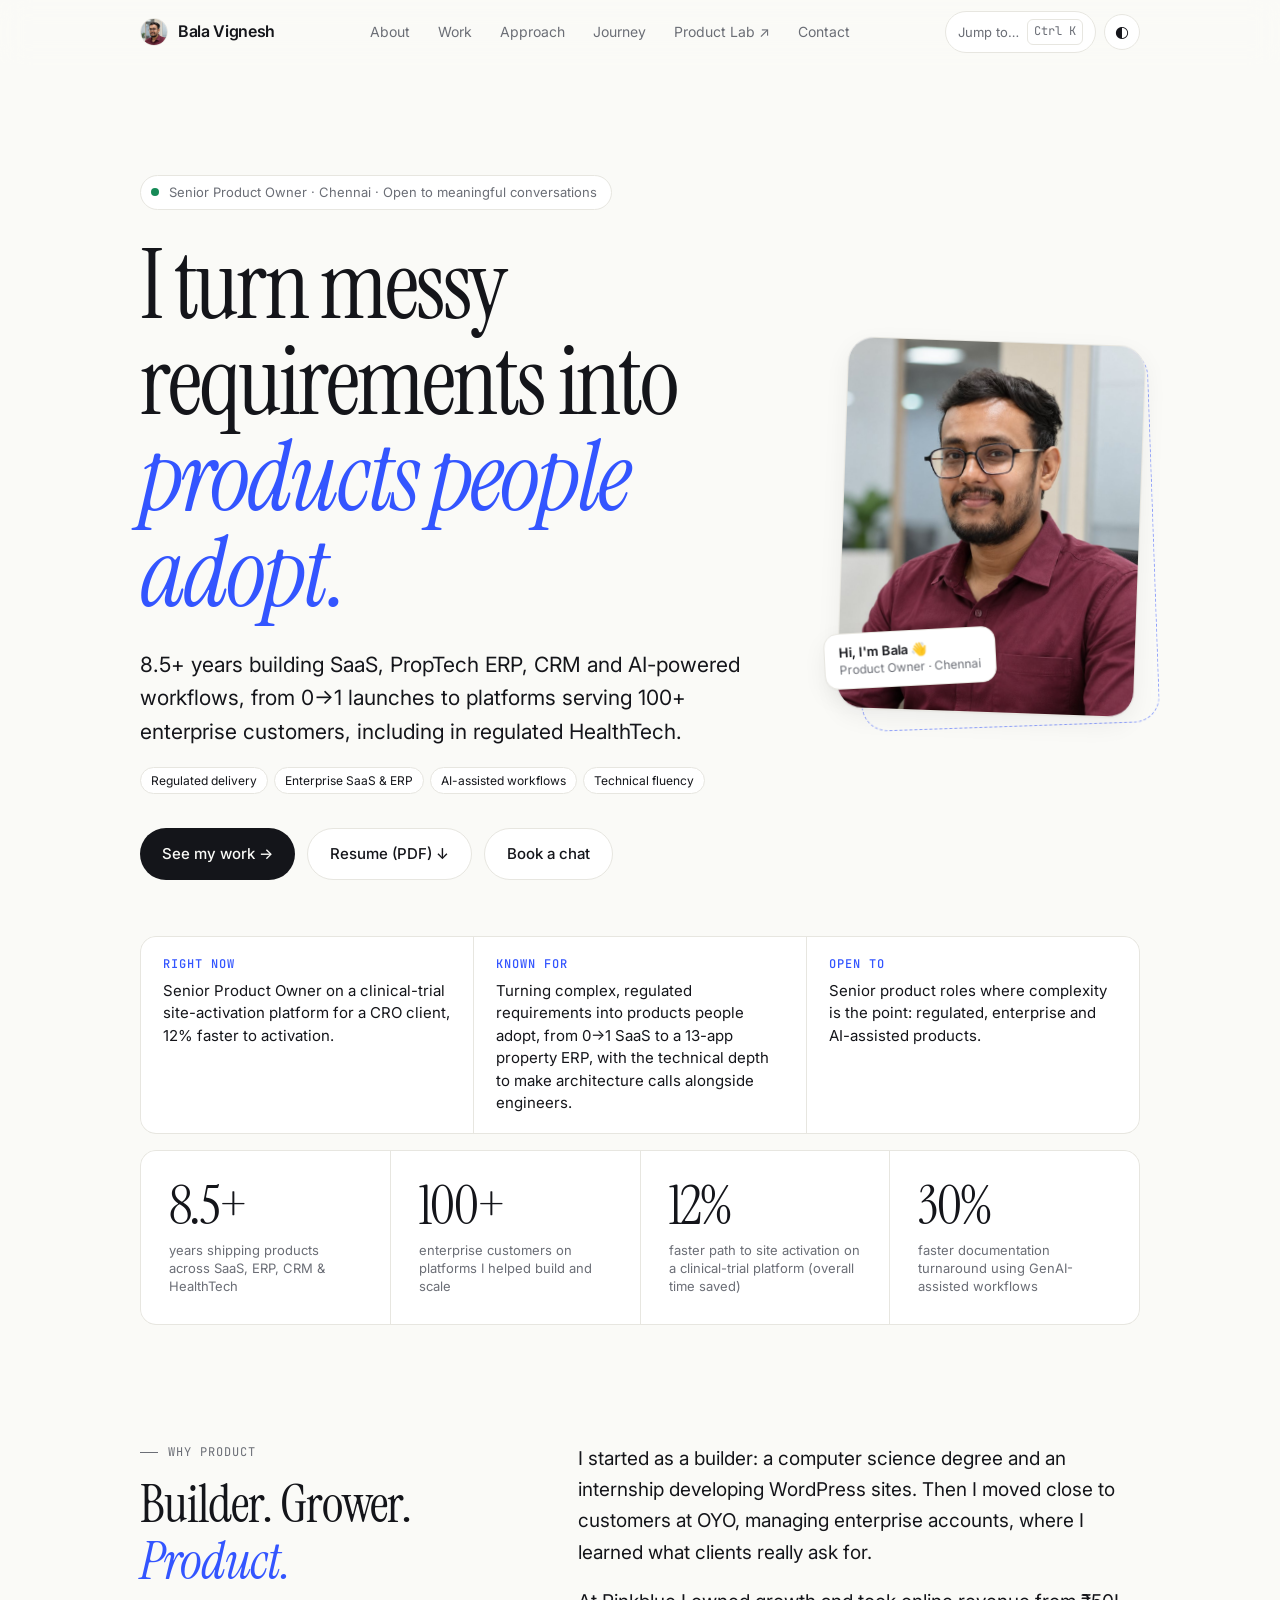
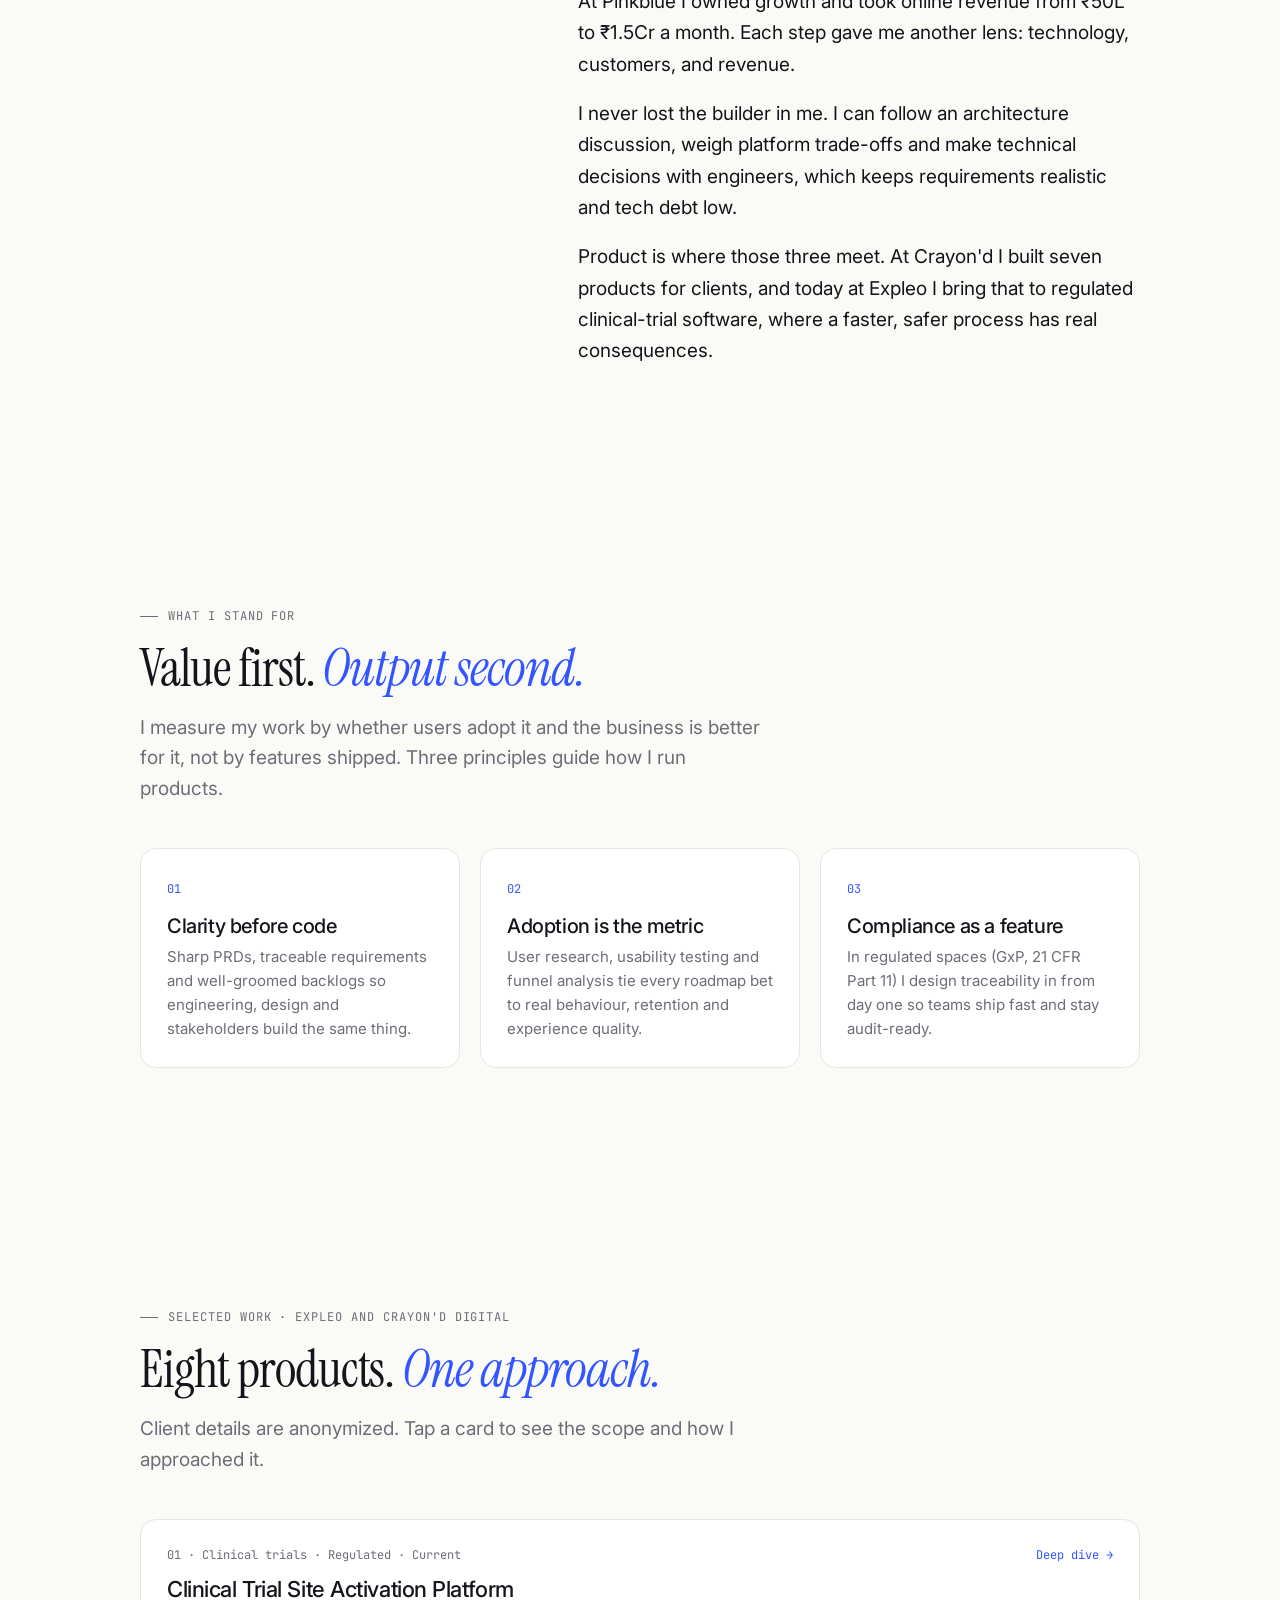
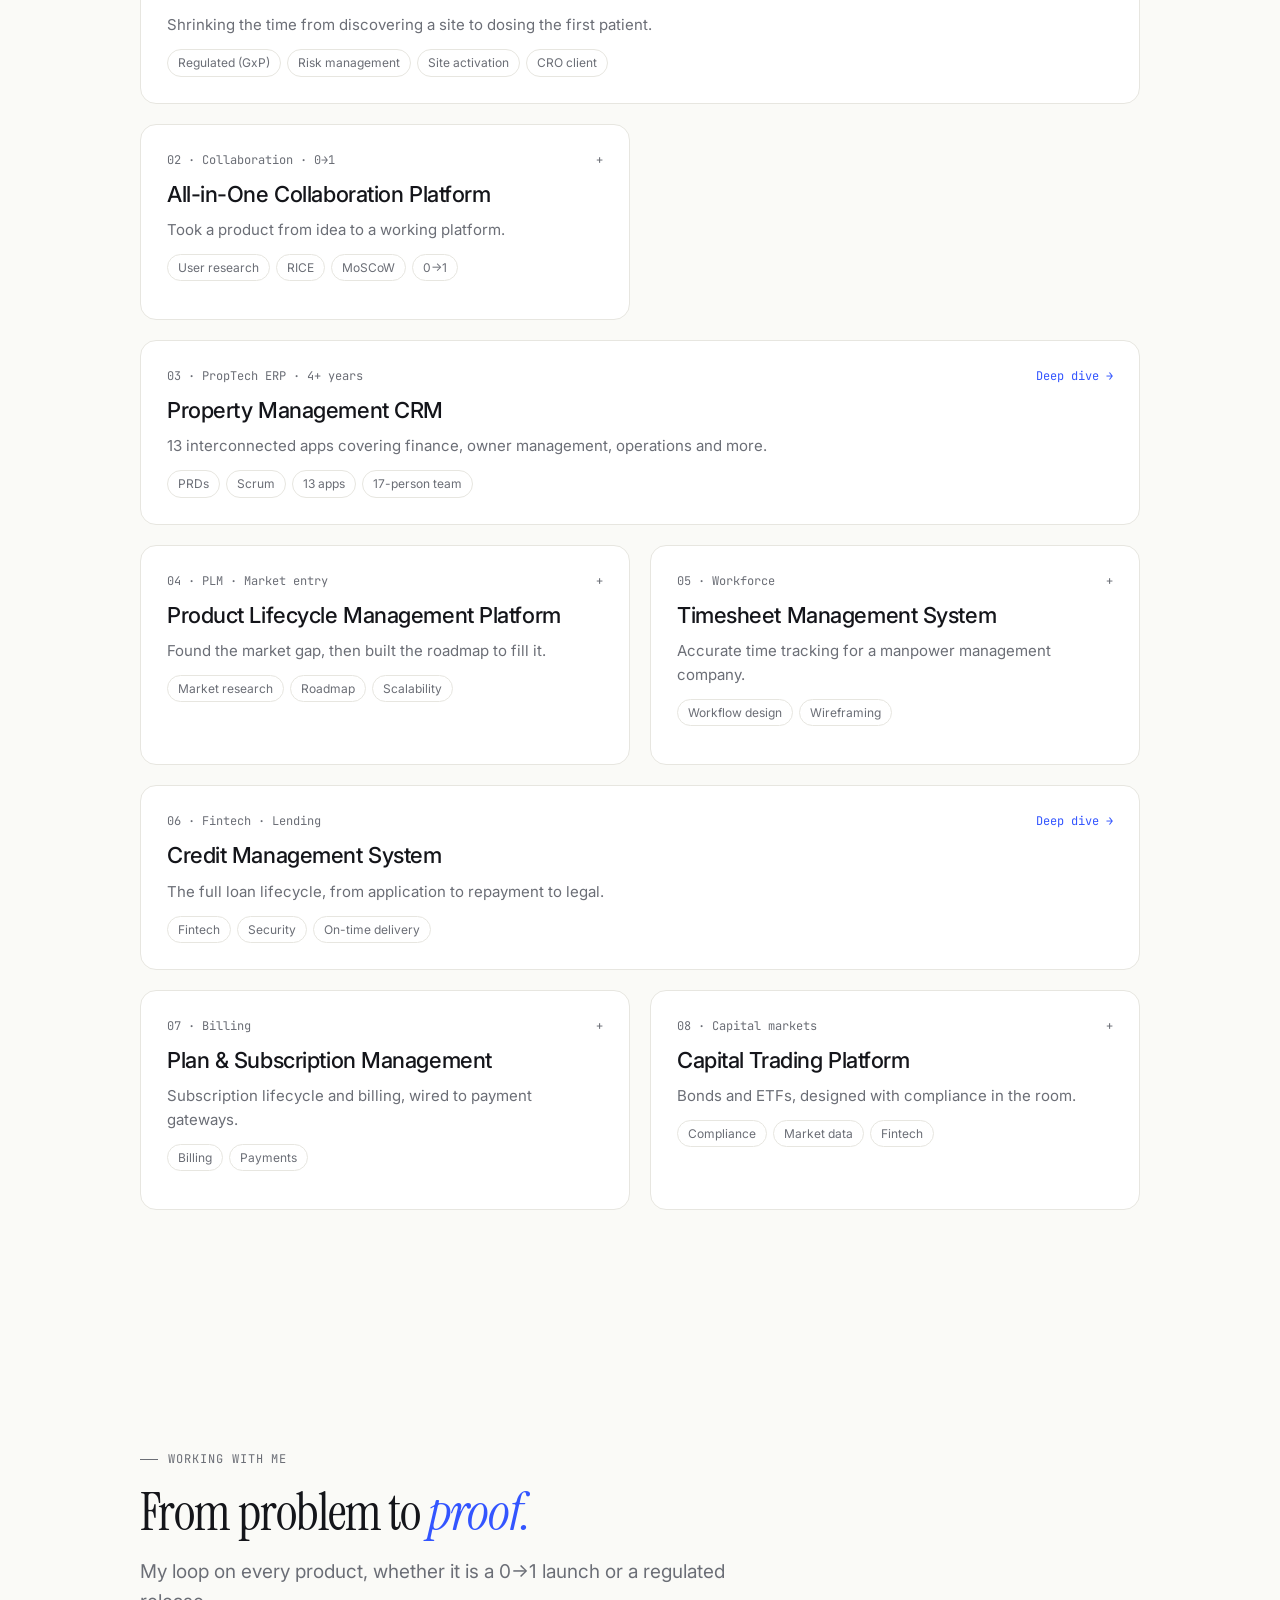
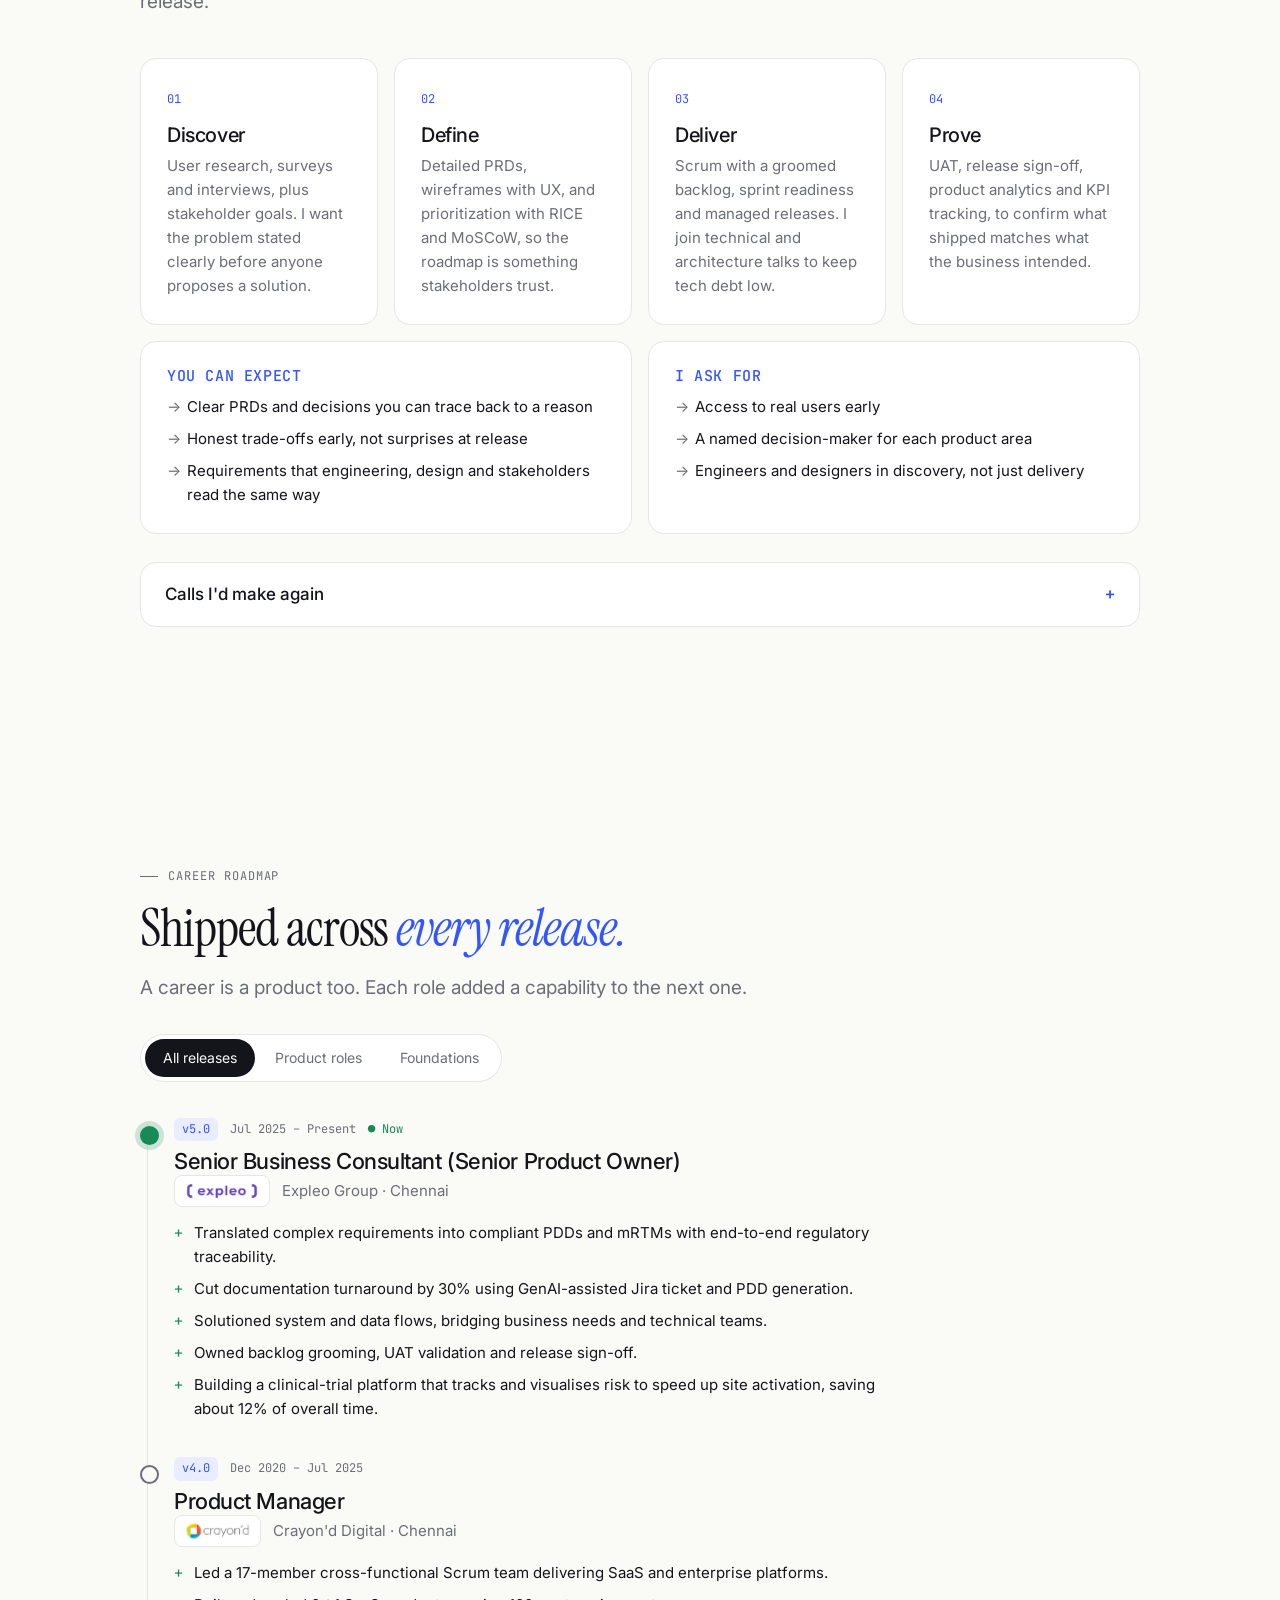
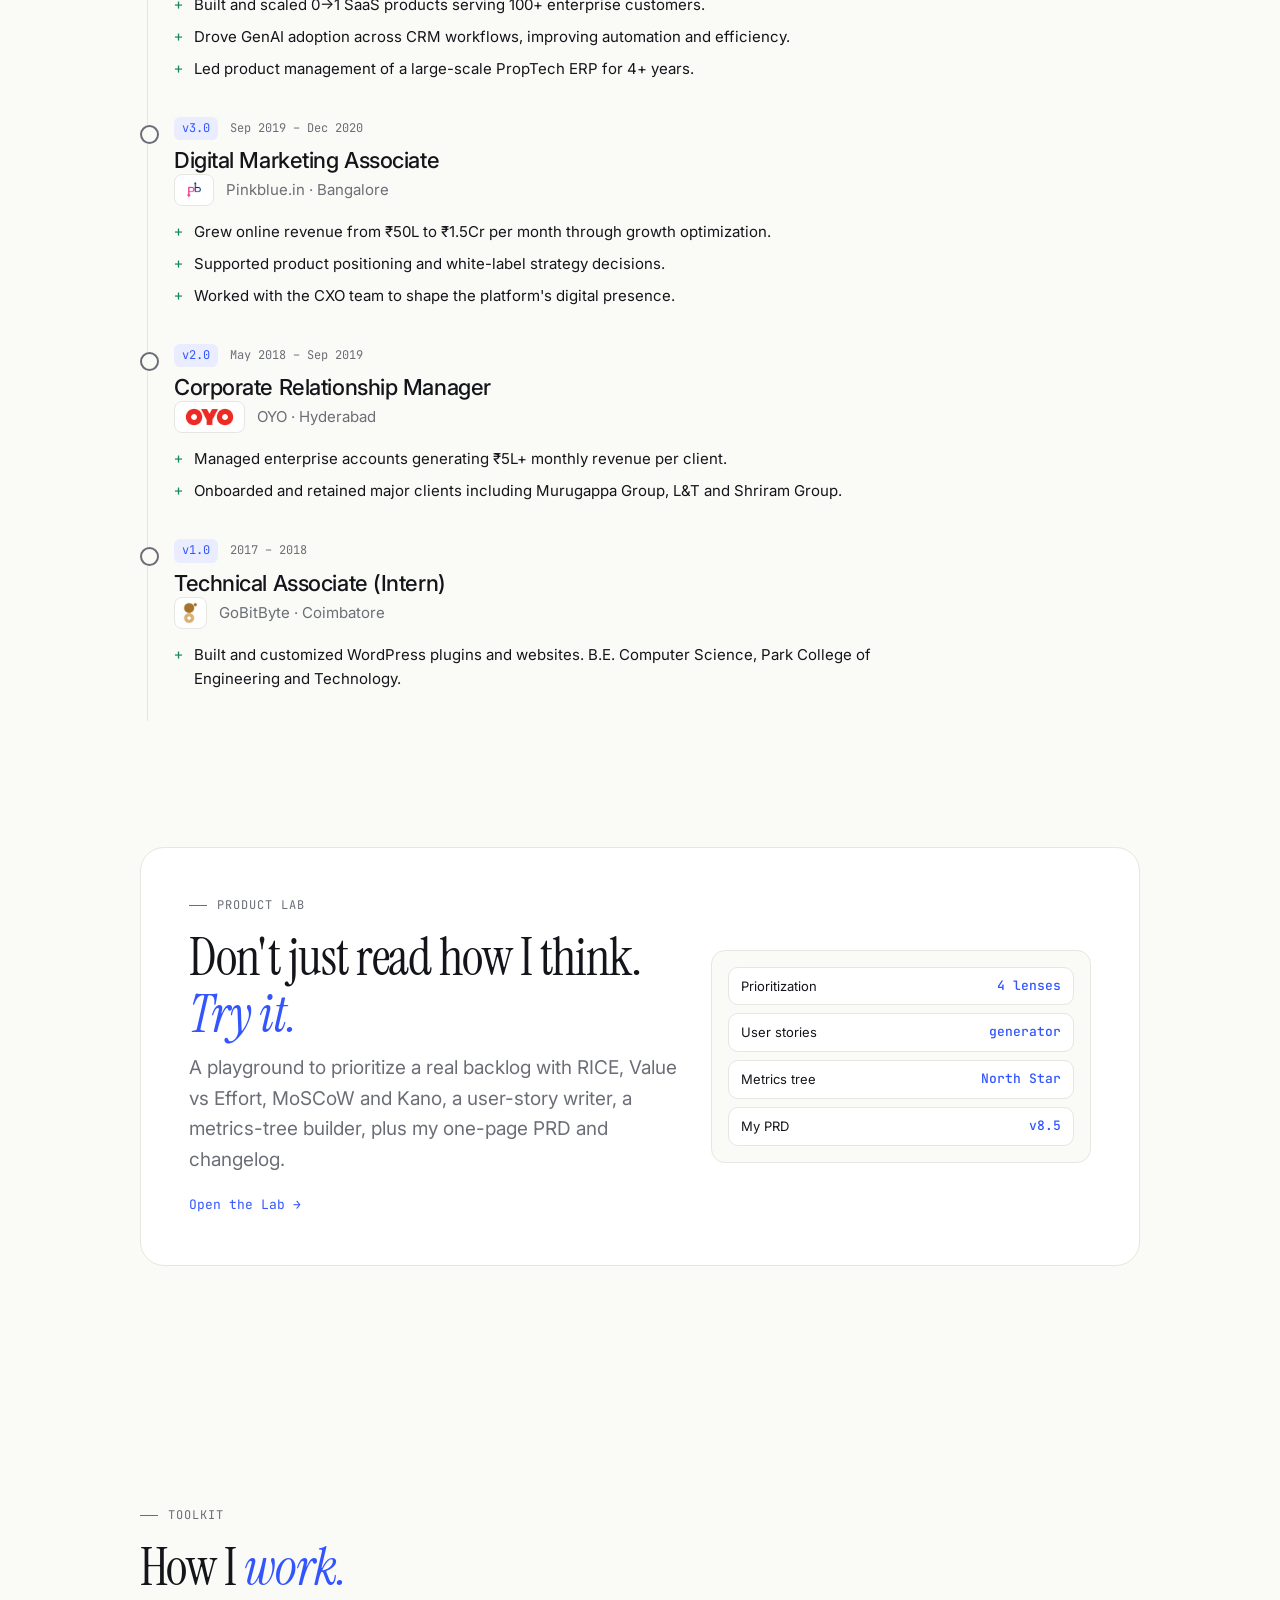
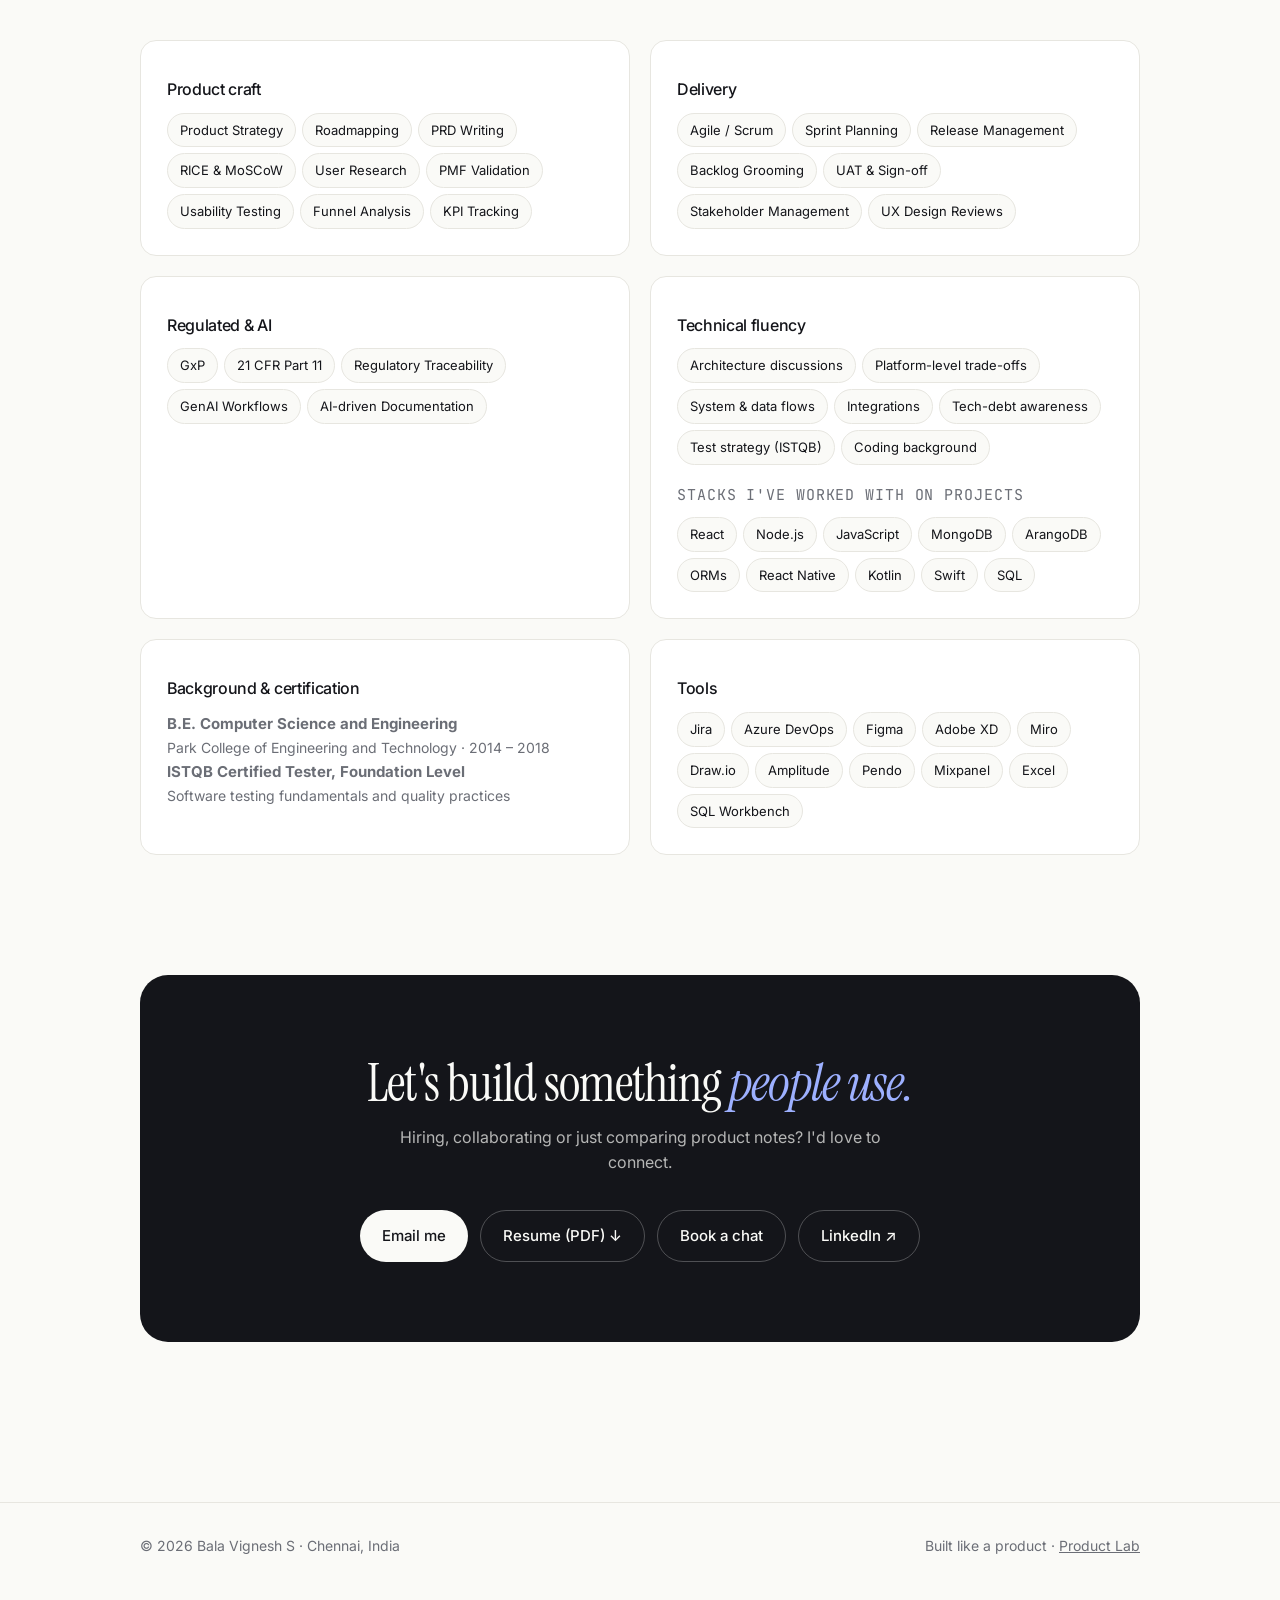
<file: index.html>
<!DOCTYPE html>
<html lang="en">
<head>
<meta charset="utf-8">
<meta name="site-version" content="202610101331">
<meta name="viewport" content="width=device-width, initial-scale=1, viewport-fit=cover">
<title>Bala Vignesh S — Senior Product Owner</title>
<meta name="description" content="Senior Product Owner with 8.5+ years building SaaS, PropTech ERP, CRM and AI-powered workflows. 0→1 launches, 100+ enterprise customers.">
<meta name="theme-color" content="#FAFAF7">
<meta property="og:title" content="Bala Vignesh S — Senior Product Owner">
<meta property="og:description" content="I turn messy requirements into products people adopt. 8.5+ years across SaaS, PropTech ERP, CRM and HealthTech.">
<meta property="og:type" content="website">
<meta property="og:image" content="og.jpg">
<meta property="og:image:width" content="1200">
<meta property="og:image:height" content="630">
<meta name="twitter:image" content="og.jpg">
<meta name="twitter:card" content="summary_large_image">
<link rel="icon" type="image/jpeg" href="favicon.jpg?v=202610101331">
<link rel="apple-touch-icon" href="apple-touch-icon.png?v=202610101331">
<link rel="preconnect" href="https://fonts.googleapis.com">
<link rel="preconnect" href="https://fonts.gstatic.com" crossorigin>
<link href="https://fonts.googleapis.com/css2?family=Inter:wght@400;500;600&family=Instrument+Serif:ital@0;1&family=JetBrains+Mono:wght@400;500&display=swap" rel="stylesheet">
<link rel="stylesheet" href="styles.css?v=202610101331">
<script type="application/ld+json">{"@context":"https://schema.org","@type":"Person","name":"Bala Vignesh S","jobTitle":"Senior Product Owner","image":"headshot.jpg","address":{"@type":"PostalAddress","addressLocality":"Chennai","addressCountry":"IN"},"sameAs":["https://www.linkedin.com/in/bala-vignesh-742b55106/"],"hasCredential":{"@type":"EducationalOccupationalCredential","name":"ISTQB Certified Tester, Foundation Level"},"knowsAbout":["React","Node.js","MongoDB","ArangoDB","React Native","Kotlin","Swift","Product management","SaaS","PropTech ERP","CRM","Regulated software (GxP, 21 CFR Part 11)","GenAI workflows","Clinical trial software"]}</script>
</head>
<body>
<a class="skip" href="#top">Skip to content</a>
<div id="progress"></div>

<nav id="nav">
  <div class="wrap nav-in">
    <a href="#top" class="logo" aria-label="Home"><img class="avatar" src="favicon.jpg?v=202610101331" alt="" width="28" height="28"><span>Bala Vignesh</span></a>
    <div class="links" id="links">
      <a href="#story">About</a>
      <a href="#work">Work</a>
      <a href="#how">Approach</a>
      <a href="#journey">Journey</a>
      <a href="lab.html">Product Lab ↗</a>
      <a href="#contact">Contact</a>
    </div>
    <div class="tools">
      <button class="pill pal-pill" id="openPal" aria-label="Open command palette">
        <span class="lbl">Jump to…</span><span class="kbd" id="kbdHint">⌘K</span>
      </button>
      <button class="icon-btn menu-btn" id="menuBtn" aria-label="Open menu" aria-expanded="false">☰</button>
      <button class="icon-btn" id="theme" aria-label="Toggle dark mode">◐</button>
    </div>
  </div>
</nav>

<noscript><section style="padding:40px 20px;max-width:760px;margin:0 auto"><h2>Bala Vignesh S, Senior Product Owner</h2><p>8.5+ years building SaaS, PropTech ERP, CRM and AI-powered workflows. Currently on a clinical-trial site-activation platform for a CRO client (about 12% faster to activation). ISTQB certified. Previously Product Manager at Crayon'd Digital: Property Management CRM (13 apps), Credit Management, Capital Trading, PLM, Timesheet, Subscription Billing and a Collaboration platform.</p><p>Enable JavaScript for the full interactive portfolio. LinkedIn: <a href="https://www.linkedin.com/in/bala-vignesh-742b55106/">bala-vignesh-742b55106</a>. <a href="Bala_Vignesh_Resume.pdf">Download resume (PDF)</a>.</p></section></noscript>
<main id="top">
<!-- HERO -->
<section class="hero">
  <div class="wrap">
    <div class="hero-grid">
    <div>
    <div class="status rv"><span class="dot"></span>Senior Product Owner · Chennai · Open to meaningful conversations</div>
    <h1 class="rv">I turn messy requirements into <em>products people adopt.</em></h1>
    <p class="lede rv">8.5+ years building SaaS, PropTech ERP, CRM and AI-powered workflows, from 0→1 launches to platforms serving 100+ enterprise customers, including in regulated HealthTech.</p>
    <div class="chips pos rv" id="positioning"></div>
    <div class="cta rv" data-cta="hero"></div>
    </div>
    <figure class="portrait rv" id="portrait">
      <div class="frame"><img src="headshot.jpg?v=202610101331" alt="Portrait of Bala Vignesh S, Senior Product Owner" width="900" height="1200" fetchpriority="high"></div>
      <figcaption class="badge"><b>Hi, I'm Bala 👋</b><span>Product Owner · Chennai</span></figcaption>
    </figure>
    </div>
    <div class="skim rv" id="skim" aria-label="30-second summary"></div>
    <div class="metrics rv" aria-label="Impact at a glance">
      <div class="metric"><b data-count="8.5" data-dec="1" data-suffix="+">0</b><span>years shipping products across SaaS, ERP, CRM & HealthTech</span></div>
      <div class="metric"><b data-count="100" data-suffix="+">0</b><span>enterprise customers on platforms I helped build and scale</span></div>
      <div class="metric"><b data-count="12" data-suffix="%">0</b><span>faster path to site activation on a clinical-trial platform (overall time saved)</span></div>
      <div class="metric"><b data-count="30" data-suffix="%">0</b><span>faster documentation turnaround using GenAI-assisted workflows</span></div>
    </div>
  </div>
</section>

<!-- STORY -->
<section id="story" style="padding-top:clamp(24px,4vw,48px)">
  <div class="wrap story-grid">
    <div><div class="eyebrow rv">Why product</div><h2 class="rv">Builder. Grower. <em>Product.</em></h2></div>
    <div class="story-body" id="storyBody"></div>
  </div>
</section>

<!-- ABOUT -->
<section id="about">
  <div class="wrap">
    <div class="eyebrow rv">What I stand for</div>
    <h2 class="rv">Value first. <em>Output second.</em></h2>
    <p class="lede rv">I measure my work by whether users adopt it and the business is better for it, not by features shipped. Three principles guide how I run products.</p>
    <div class="values">
      <article class="card rv"><span class="n">01</span><h3>Clarity before code</h3><p>Sharp PRDs, traceable requirements and well-groomed backlogs so engineering, design and stakeholders build the same thing.</p></article>
      <article class="card rv"><span class="n">02</span><h3>Adoption is the metric</h3><p>User research, usability testing and funnel analysis tie every roadmap bet to real behaviour, retention and experience quality.</p></article>
      <article class="card rv"><span class="n">03</span><h3>Compliance as a feature</h3><p>In regulated spaces (GxP, 21 CFR Part 11) I design traceability in from day one so teams ship fast and stay audit-ready.</p></article>
    </div>

  </div>
</section>

<!-- WORK -->
<section id="work">
  <div class="wrap">
    <div class="eyebrow rv">Selected work · Expleo and Crayon'd Digital</div>
    <h2 class="rv">Eight products. <em>One approach.</em></h2>
    <p class="lede rv">Client details are anonymized. Tap a card to see the scope and how I approached it.</p>
    <div class="cases" id="cases"></div>
  </div>
</section>

<!-- HOW I WORK -->
<section id="how">
  <div class="wrap">
    <div class="eyebrow rv">Working with me</div>
    <h2 class="rv">From problem to <em>proof.</em></h2>
    <p class="lede rv">My loop on every product, whether it is a 0→1 launch or a regulated release.</p>
    <div class="how4" id="howGrid"></div>
    <div class="how-cols">
      <div class="card rv"><h3>You can expect</h3><ul id="expect"></ul></div>
      <div class="card rv"><h3>I ask for</h3><ul id="need"></ul></div>
    </div>
    <details class="calls-d rv" id="calls"><summary>Calls I'd make again</summary><div class="calls" id="callsList"></div></details>
  </div>
</section>

<!-- JOURNEY -->
<section id="journey">
  <div class="wrap">
    <div class="eyebrow rv">Career roadmap</div>
    <h2 class="rv">Shipped across <em>every release.</em></h2>
    <p class="lede rv">A career is a product too. Each role added a capability to the next one.</p>
    <div class="tabs rv" role="tablist" aria-label="Filter career timeline">
      <button role="tab" aria-selected="true" data-f="all">All releases</button>
      <button role="tab" aria-selected="false" data-f="product">Product roles</button>
      <button role="tab" aria-selected="false" data-f="foundation">Foundations</button>
    </div>
    <div class="timeline" id="timeline">
      <article class="rel now rv" data-t="product">
        <div class="rel-meta"><span class="ver">v5.0</span><span>Jul 2025 – Present</span><span style="color:var(--good)">● Now</span></div>
        <h3>Senior Business Consultant (Senior Product Owner)</h3><div class="co"><img class="co-logo" src="logos/expleo.png?v=202610101331" alt="Expleo logo" height="32" loading="lazy"><span>Expleo Group · Chennai</span></div>
        <ul>
          <li>Translated complex requirements into compliant PDDs and mRTMs with end-to-end regulatory traceability.</li>
          <li>Cut documentation turnaround by 30% using GenAI-assisted Jira ticket and PDD generation.</li>
          <li>Solutioned system and data flows, bridging business needs and technical teams.</li>
          <li>Owned backlog grooming, UAT validation and release sign-off.</li>
          <li>Building a clinical-trial platform that tracks and visualises risk to speed up site activation, saving about 12% of overall time.</li>
        </ul>
      </article>
      <article class="rel rv" data-t="product">
        <div class="rel-meta"><span class="ver">v4.0</span><span>Dec 2020 – Jul 2025</span></div>
        <h3>Product Manager</h3><div class="co"><img class="co-logo" src="logos/crayond.png?v=202610101331" alt="Crayon'd logo" height="32" loading="lazy"><span>Crayon'd Digital · Chennai</span></div>
        <ul>
          <li>Led a 17-member cross-functional Scrum team delivering SaaS and enterprise platforms.</li>
          <li>Built and scaled 0→1 SaaS products serving 100+ enterprise customers.</li>
          <li>Drove GenAI adoption across CRM workflows, improving automation and efficiency.</li>
          <li>Led product management of a large-scale PropTech ERP for 4+ years.</li>
        </ul>
      </article>
      <article class="rel rv" data-t="foundation">
        <div class="rel-meta"><span class="ver">v3.0</span><span>Sep 2019 – Dec 2020</span></div>
        <h3>Digital Marketing Associate</h3><div class="co"><img class="co-logo" src="logos/pinkblue.png?v=202610101331" alt="Pinkblue logo" height="32" loading="lazy"><span>Pinkblue.in · Bangalore</span></div>
        <ul>
          <li>Grew online revenue from ₹50L to ₹1.5Cr per month through growth optimization.</li>
          <li>Supported product positioning and white-label strategy decisions.</li>
          <li>Worked with the CXO team to shape the platform's digital presence.</li>
        </ul>
      </article>
      <article class="rel rv" data-t="foundation">
        <div class="rel-meta"><span class="ver">v2.0</span><span>May 2018 – Sep 2019</span></div>
        <h3>Corporate Relationship Manager</h3><div class="co"><img class="co-logo" src="logos/oyo.png?v=202610101331" alt="OYO logo" height="32" loading="lazy"><span>OYO · Hyderabad</span></div>
        <ul>
          <li>Managed enterprise accounts generating ₹5L+ monthly revenue per client.</li>
          <li>Onboarded and retained major clients including Murugappa Group, L&amp;T and Shriram Group.</li>
        </ul>
      </article>
      <article class="rel rv" data-t="foundation">
        <div class="rel-meta"><span class="ver">v1.0</span><span>2017 – 2018</span></div>
        <h3>Technical Associate (Intern)</h3><div class="co"><img class="co-logo" src="logos/gobitbyte.png?v=202610101331" alt="GoBitByte logo" height="32" loading="lazy"><span>GoBitByte · Coimbatore</span></div>
        <ul>
          <li>Built and customized WordPress plugins and websites. B.E. Computer Science, Park College of Engineering and Technology.</li>
        </ul>
      </article>
    </div>
  </div>
</section>

<!-- PROOF (hidden until testimonials are added in content.js) -->
<section id="proof" hidden style="padding-top:0">
  <div class="wrap">
    <div class="eyebrow rv">Kind words</div>
    <h2 class="rv">What partners <em>say.</em></h2>
    <div class="quotes" id="proofList"></div>
  </div>
</section>

<!-- PRODUCT LAB TEASER -->
<section id="lab" style="padding-top:0">
  <div class="wrap">
    <a class="teaser rv" href="lab.html">
      <div>
        <div class="eyebrow">Product Lab</div>
        <h2>Don't just read how I think. <em>Try it.</em></h2>
        <p class="lede">A playground to prioritize a real backlog with RICE, Value vs Effort, MoSCoW and Kano, a user-story writer, a metrics-tree builder, plus my one-page PRD and changelog.</p>
        <span class="go">Open the Lab →</span>
      </div>
      <div class="mini" aria-hidden="true"><div><span>Prioritization</span><b>4 lenses</b></div><div><span>User stories</span><b>generator</b></div><div><span>Metrics tree</span><b>North Star</b></div><div><span>My PRD</span><b>v8.5</b></div></div>
    </a>
  </div>
</section>

<!-- TOOLKIT -->
<section id="toolkit">
  <div class="wrap">
    <div class="eyebrow rv">Toolkit</div>
    <h2 class="rv">How I <em>work.</em></h2>
    <div class="kit">
      <div class="card rv"><h3>Product craft</h3><div class="chips lg" data-chips="Product Strategy,Roadmapping,PRD Writing,RICE & MoSCoW,User Research,PMF Validation,Usability Testing,Funnel Analysis,KPI Tracking"></div></div>
      <div class="card rv"><h3>Delivery</h3><div class="chips lg" data-chips="Agile / Scrum,Sprint Planning,Release Management,Backlog Grooming,UAT & Sign-off,Stakeholder Management,UX Design Reviews"></div></div>
      <div class="card rv"><h3>Regulated & AI</h3><div class="chips lg" data-chips="GxP,21 CFR Part 11,Regulatory Traceability,GenAI Workflows,AI-driven Documentation"></div></div>
      <div class="card rv"><h3>Technical fluency</h3><div class="chips lg" data-chips="Architecture discussions,Platform-level trade-offs,System & data flows,Integrations,Tech-debt awareness,Test strategy (ISTQB),Coding background"></div>
        <p class="stack-h">Stacks I've worked with on projects</p><div class="chips lg" data-chips="React,Node.js,JavaScript,MongoDB,ArangoDB,ORMs,React Native,Kotlin,Swift,SQL"></div></div>
      <div class="card rv"><h3>Background &amp; certification</h3><div class="edu" id="edu"></div></div>
      <div class="card rv"><h3>Tools</h3><div class="chips lg" data-chips="Jira,Azure DevOps,Figma,Adobe XD,Miro,Draw.io,Amplitude,Pendo,Mixpanel,Excel,SQL Workbench"></div></div>
    </div>
  </div>
</section>

<!-- CONTACT -->
<section id="contact" style="padding-top:0">
  <div class="wrap">
    <div class="contact rv">
      <h2>Let's build something <em>people use.</em></h2>
      <p>Hiring, collaborating or just comparing product notes? I'd love to connect.</p>
      <div class="cta" data-cta="contact"></div>
    </div>
  </div>
</section>
</main>

<footer>
  <div class="wrap">
    <div class="foot">
      <span>© 2026 Bala Vignesh S · Chennai, India</span>
      <span>Built like a product · <a href="lab.html" style="text-decoration:underline">Product Lab</a></span>
    </div>
  </div>
</footer>

<dialog id="dive" aria-labelledby="diveT"><div class="dive-in" id="diveBody"></div></dialog>

<div id="pal" role="dialog" aria-modal="true" aria-label="Command palette">
  <div class="pal-box">
    <input id="palIn" placeholder="Type a command or search…" autocomplete="off" aria-label="Search commands">
    <div class="pal-list" id="palList"></div>
    <div class="pal-foot"><span>↑↓ navigate</span><span>↵ select</span><span>esc close</span></div>
  </div>
</div>
<div id="toast" role="status"></div>

<script src="content.js?v=202610101331"></script>
<script src="app.js?v=202610101331"></script>
</body>
</html>
</file>
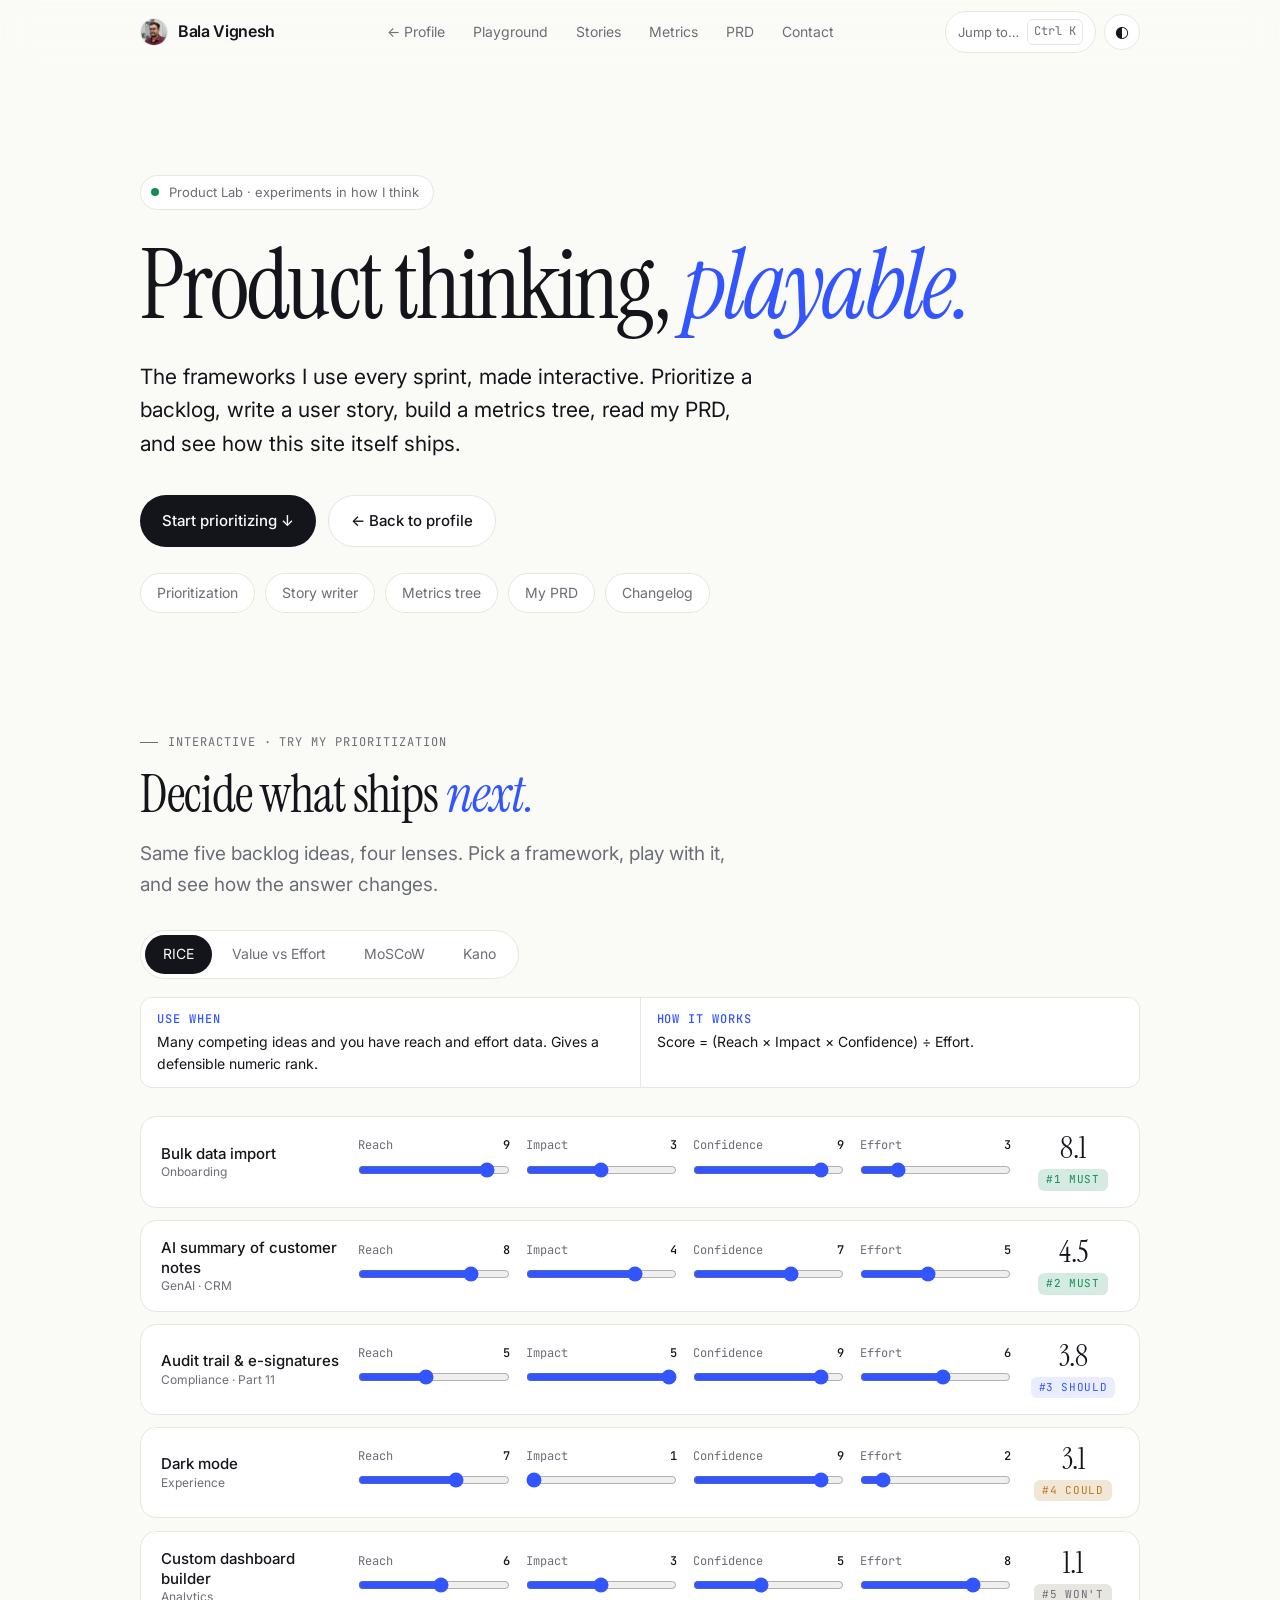
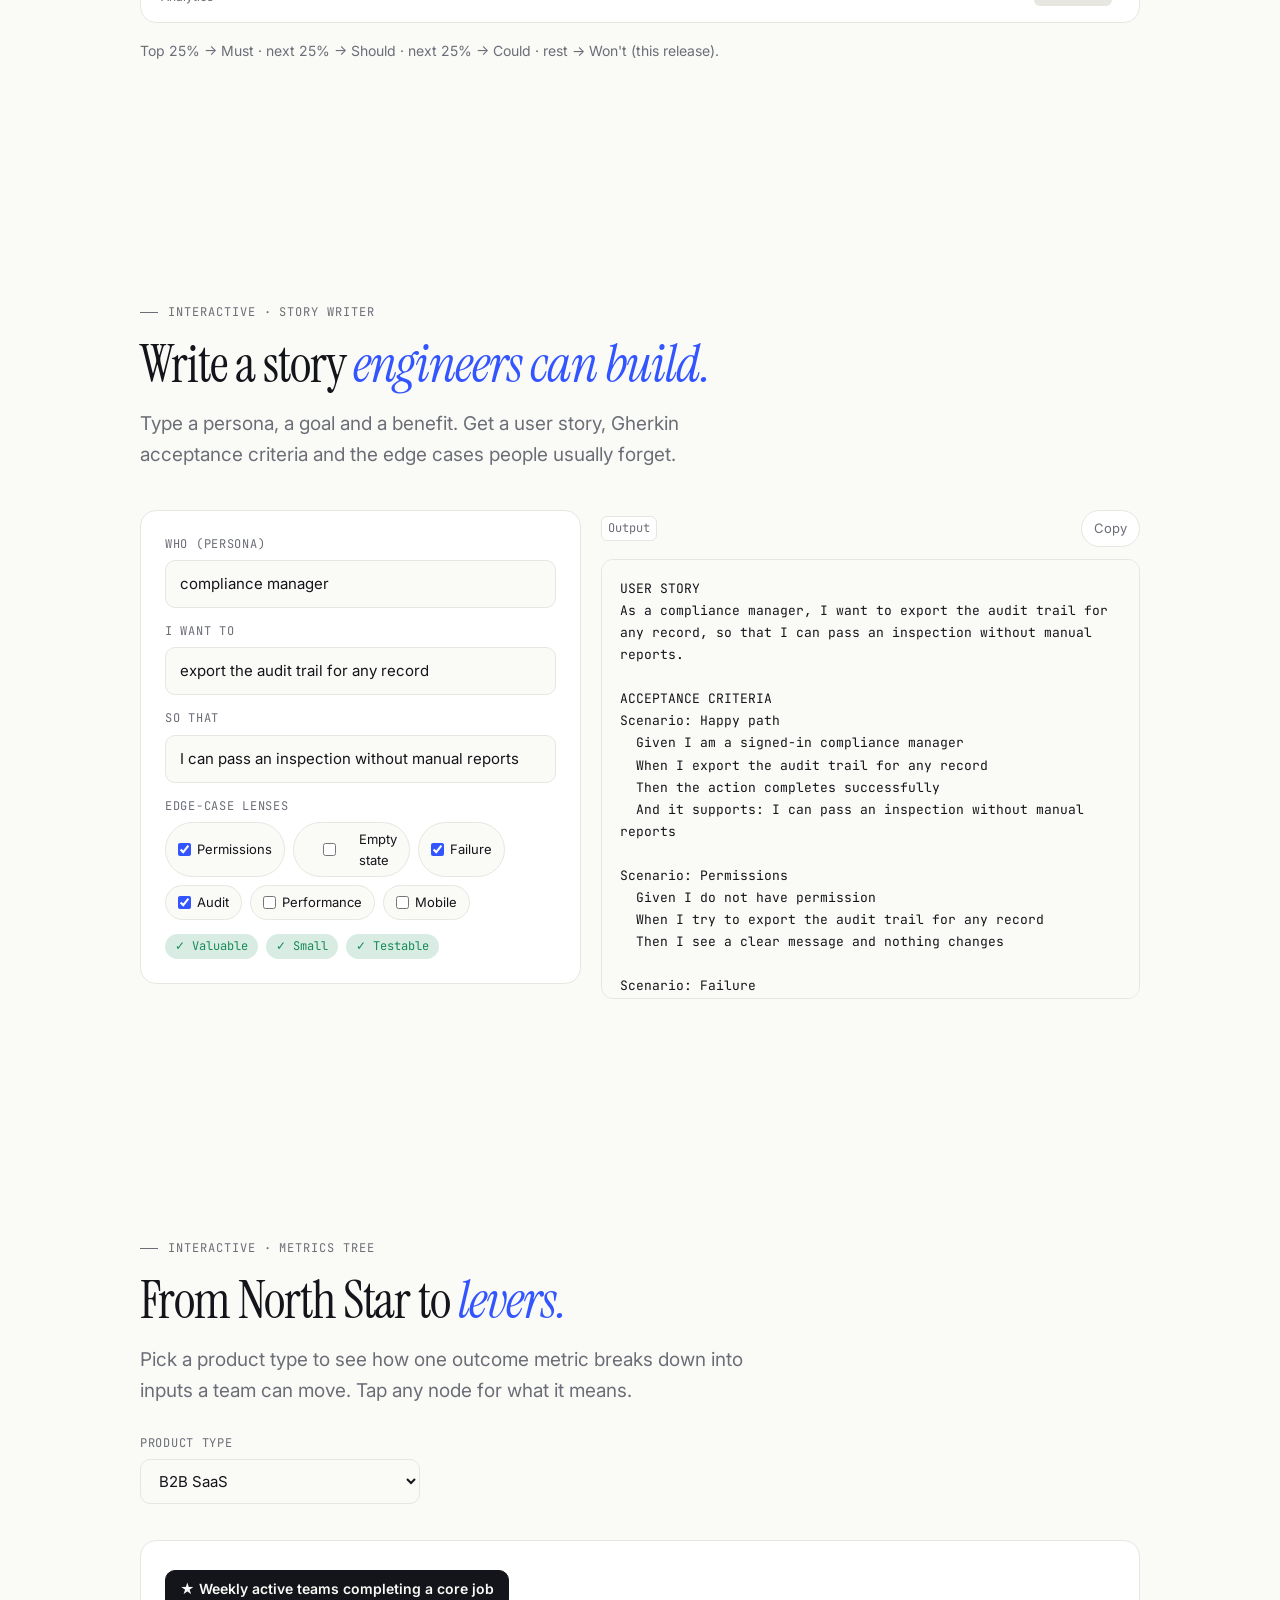
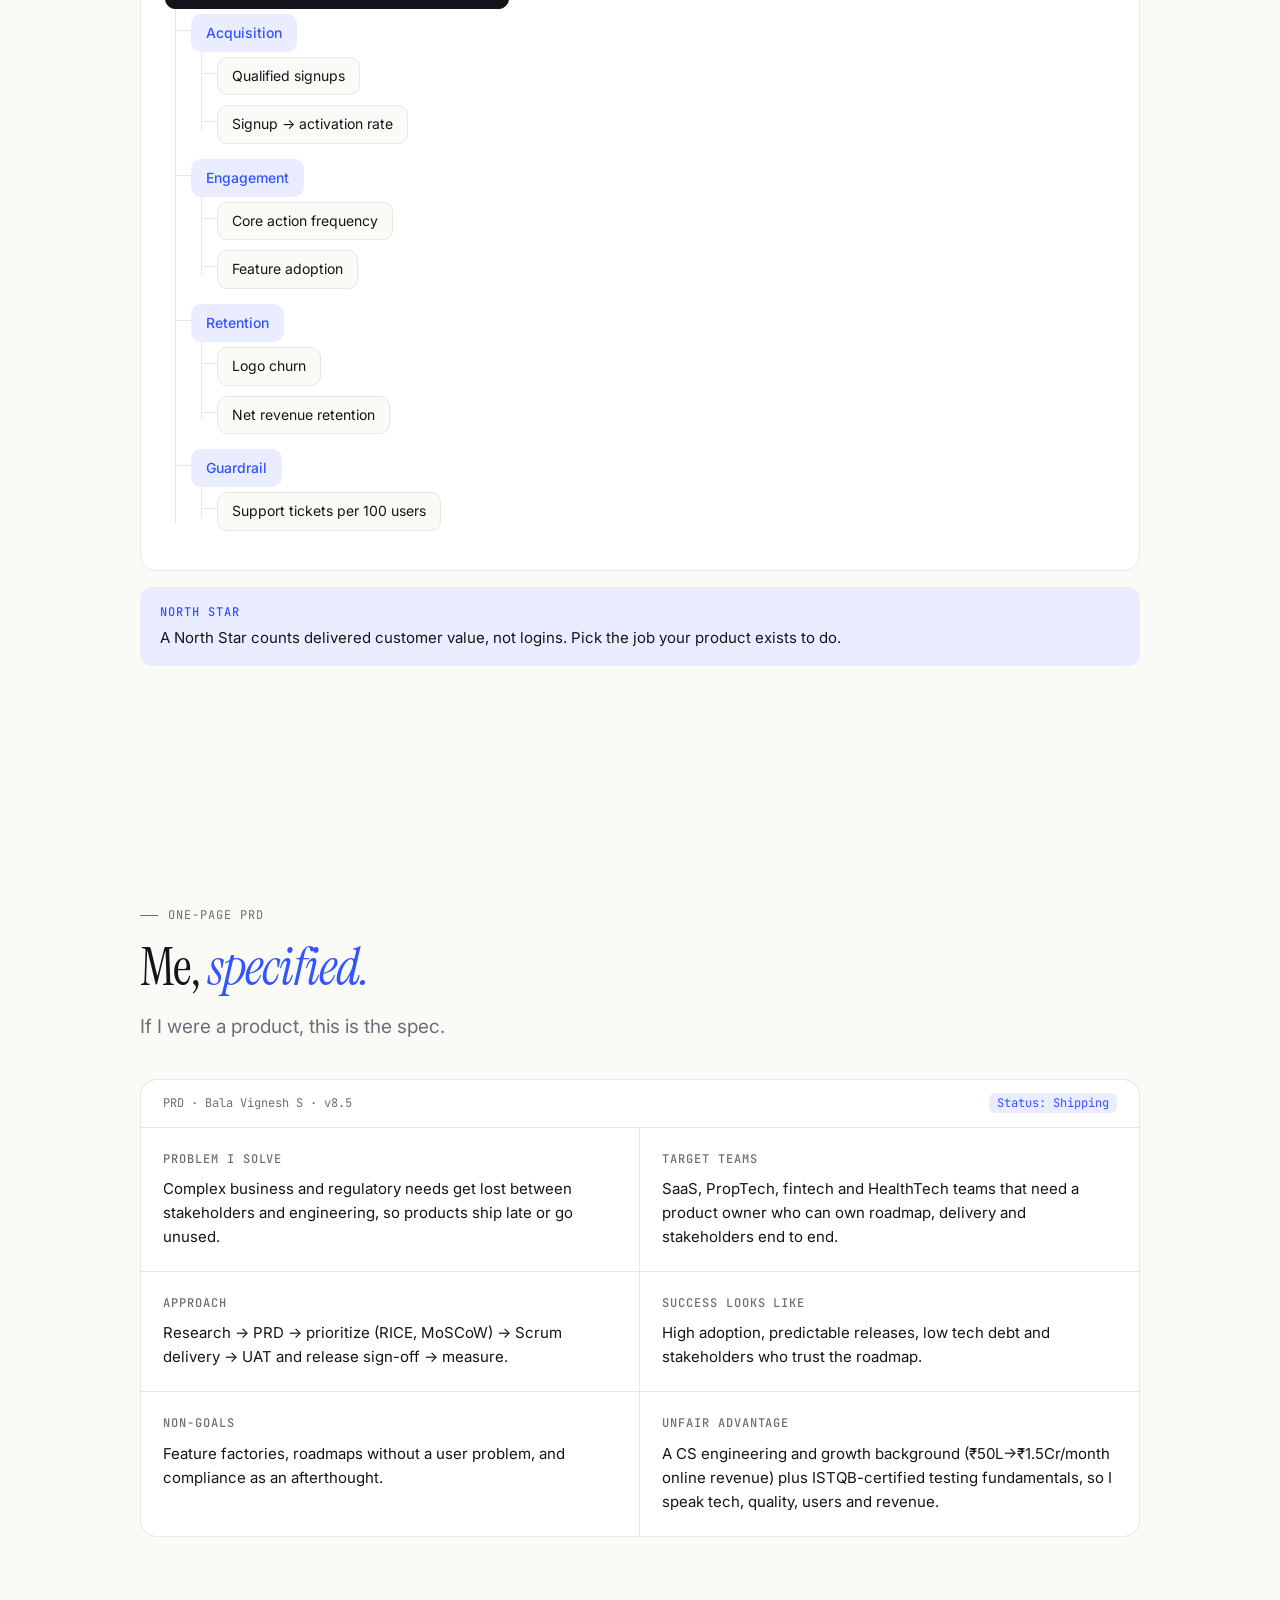
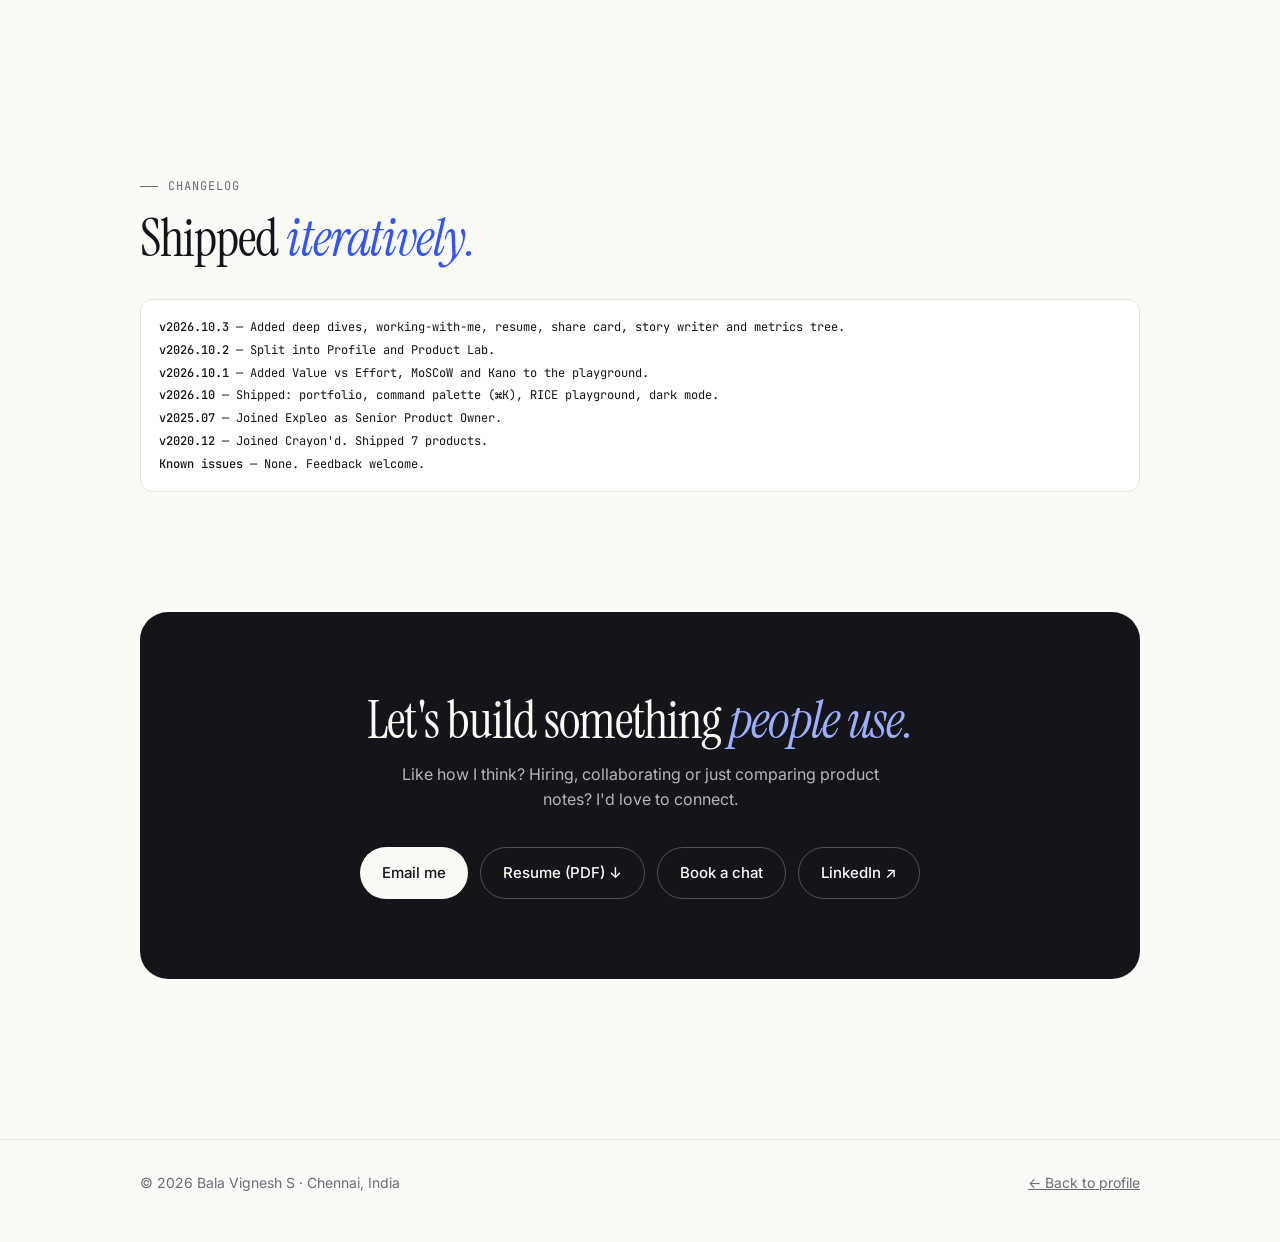
<file: lab.html>
<!DOCTYPE html>
<html lang="en">
<head>
<meta charset="utf-8">
<meta name="site-version" content="202610101331">
<meta name="viewport" content="width=device-width, initial-scale=1, viewport-fit=cover">
<title>Product Lab — Bala Vignesh S</title>
<meta name="description" content="Try prioritization like a Senior Product Owner: RICE, Value vs Effort, MoSCoW and Kano, plus a one-page PRD.">
<meta name="theme-color" content="#FAFAF7">
<meta property="og:title" content="Product Lab — Bala Vignesh S">
<meta property="og:description" content="Prioritize a real backlog with RICE, Value vs Effort, MoSCoW and Kano.">
<meta property="og:type" content="website">
<meta property="og:image" content="og.jpg">
<meta name="twitter:image" content="og.jpg">
<meta name="twitter:card" content="summary_large_image">
<link rel="icon" type="image/jpeg" href="favicon.jpg?v=202610101331">
<link rel="apple-touch-icon" href="apple-touch-icon.png?v=202610101331">
<link rel="preconnect" href="https://fonts.googleapis.com">
<link rel="preconnect" href="https://fonts.gstatic.com" crossorigin>
<link href="https://fonts.googleapis.com/css2?family=Inter:wght@400;500;600&family=Instrument+Serif:ital@0;1&family=JetBrains+Mono:wght@400;500&display=swap" rel="stylesheet">
<link rel="stylesheet" href="styles.css?v=202610101331">
</head>
<body>
<a class="skip" href="#top">Skip to content</a>
<div id="progress"></div>

<nav id="nav">
  <div class="wrap nav-in">
    <a href="index.html" class="logo" aria-label="Back to profile"><img class="avatar" src="favicon.jpg?v=202610101331" alt="" width="28" height="28"><span>Bala Vignesh</span></a>
    <div class="links" id="links">
      <a href="index.html">← Profile</a>
      <a href="#playground">Playground</a>
      <a href="#stories">Stories</a>
      <a href="#metrics">Metrics</a>
      <a href="#prd">PRD</a>
      <a href="#contact">Contact</a>
    </div>
    <div class="tools">
      <button class="pill pal-pill" id="openPal" aria-label="Open command palette">
        <span class="lbl">Jump to…</span><span class="kbd" id="kbdHint">⌘K</span>
      </button>
      <button class="icon-btn menu-btn" id="menuBtn" aria-label="Open menu" aria-expanded="false">☰</button>
      <button class="icon-btn" id="theme" aria-label="Toggle dark mode">◐</button>
    </div>
  </div>
</nav>

<main id="top">
<section class="hero" style="padding-bottom:0">
  <div class="wrap">
    <div class="status rv"><span class="dot"></span>Product Lab · experiments in how I think</div>
    <h1 class="rv">Product thinking, <em>playable.</em></h1>
    <p class="lede rv">The frameworks I use every sprint, made interactive. Prioritize a backlog, write a user story, build a metrics tree, read my PRD, and see how this site itself ships.</p>
    <div class="cta rv"><a class="btn primary" href="#playground">Start prioritizing ↓</a><a class="btn ghost" href="index.html">← Back to profile</a></div>
    <div class="tile-row rv"><a href="#playground">Prioritization</a><a href="#stories">Story writer</a><a href="#metrics">Metrics tree</a><a href="#prd">My PRD</a><a href="#changelog">Changelog</a></div>
  </div>
</section>

<!-- PLAYGROUND -->
<section id="playground">
  <div class="wrap">
    <div class="eyebrow rv">Interactive · Try my prioritization</div>
    <h2 class="rv">Decide what ships <em>next.</em></h2>
    <p class="lede rv">Same five backlog ideas, four lenses. Pick a framework, play with it, and see how the answer changes.</p>
    <div class="fw-tabs rv" role="tablist" aria-label="Prioritization framework">
      <button role="tab" aria-selected="true" data-fw="rice">RICE</button>
      <button role="tab" aria-selected="false" data-fw="ve">Value vs Effort</button>
      <button role="tab" aria-selected="false" data-fw="moscow">MoSCoW</button>
      <button role="tab" aria-selected="false" data-fw="kano">Kano</button>
    </div>
    <div class="fw-brief rv" id="fwBrief" aria-live="polite"></div>
    <div id="fwPanels">
      <div class="panel play" data-p="rice" id="p-rice"></div>
      <div class="panel" data-p="ve" id="p-ve" hidden></div>
      <div class="panel play" data-p="moscow" id="p-moscow" hidden></div>
      <div class="panel" data-p="kano" id="p-kano" hidden></div>
    </div>
  </div>
</section>

<!-- USER STORY WRITER -->
<section id="stories">
  <div class="wrap">
    <div class="eyebrow rv">Interactive · Story writer</div>
    <h2 class="rv">Write a story <em>engineers can build.</em></h2>
    <p class="lede rv">Type a persona, a goal and a benefit. Get a user story, Gherkin acceptance criteria and the edge cases people usually forget.</p>
    <div class="tool">
      <div class="card rv" style="padding:24px">
        <div class="field"><label for="stWho">Who (persona)</label><input id="stWho" value="compliance manager" autocomplete="off"></div>
        <div class="field"><label for="stGoal">I want to</label><input id="stGoal" value="export the audit trail for any record" autocomplete="off"></div>
        <div class="field"><label for="stWhy">So that</label><input id="stWhy" value="I can pass an inspection without manual reports" autocomplete="off"></div>
        <div class="field"><label>Edge-case lenses</label>
          <div class="lens" id="stLens">
            <label><input type="checkbox" value="perm" checked> Permissions</label>
            <label><input type="checkbox" value="empty"> Empty state</label>
            <label><input type="checkbox" value="fail" checked> Failure</label>
            <label><input type="checkbox" value="audit" checked> Audit</label>
            <label><input type="checkbox" value="perf"> Performance</label>
            <label><input type="checkbox" value="mobile"> Mobile</label>
          </div></div>
        <div class="invs" id="stInvest"></div>
      </div>
      <div class="rv">
        <div class="out-head"><span class="kbd">Output</span><button class="pill" id="stCopy">Copy</button></div>
        <pre class="out" id="stOut" aria-live="polite"></pre>
      </div>
    </div>
  </div>
</section>

<!-- METRICS TREE -->
<section id="metrics">
  <div class="wrap">
    <div class="eyebrow rv">Interactive · Metrics tree</div>
    <h2 class="rv">From North Star to <em>levers.</em></h2>
    <p class="lede rv">Pick a product type to see how one outcome metric breaks down into inputs a team can move. Tap any node for what it means.</p>
    <div class="field rv" style="max-width:280px;margin-top:28px"><label for="mtType">Product type</label><select id="mtType"></select></div>
    <div class="mt rv"><div class="tree" id="mtTree"></div><div class="info" id="mtInfo" aria-live="polite"></div></div>
  </div>
</section>

<!-- PRD -->
<section id="prd">
  <div class="wrap">
    <div class="eyebrow rv">One-page PRD</div>
    <h2 class="rv">Me, <em>specified.</em></h2>
    <p class="lede rv">If I were a product, this is the spec.</p>
    <div class="prd rv" style="margin-top:36px" aria-label="About me as a PRD">
      <div class="prd-head"><span>PRD · Bala Vignesh S · v8.5</span><span><span class="tag">Status: Shipping</span></span></div>
      <div class="prd-body">
        <div><h4>Problem I solve</h4><p>Complex business and regulatory needs get lost between stakeholders and engineering, so products ship late or go unused.</p></div>
        <div><h4>Target teams</h4><p>SaaS, PropTech, fintech and HealthTech teams that need a product owner who can own roadmap, delivery and stakeholders end to end.</p></div>
        <div><h4>Approach</h4><p>Research → PRD → prioritize (RICE, MoSCoW) → Scrum delivery → UAT and release sign-off → measure.</p></div>
        <div><h4>Success looks like</h4><p>High adoption, predictable releases, low tech debt and stakeholders who trust the roadmap.</p></div>
        <div><h4>Non-goals</h4><p>Feature factories, roadmaps without a user problem, and compliance as an afterthought.</p></div>
        <div><h4>Unfair advantage</h4><p>A CS engineering and growth background (₹50L→₹1.5Cr/month online revenue) plus ISTQB-certified testing fundamentals, so I speak tech, quality, users and revenue.</p></div>
      </div>
    </div>
  </div>
</section>

<!-- CHANGELOG -->
<section id="changelog">
  <div class="wrap">
    <div class="eyebrow rv">Changelog</div>
    <h2 class="rv">Shipped <em>iteratively.</em></h2>
    <div class="log open rv" style="margin-top:32px">
      <div><b>v2026.10.3</b> — Added deep dives, working-with-me, resume, share card, story writer and metrics tree.</div>
      <div><b>v2026.10.2</b> — Split into Profile and Product Lab.</div>
      <div><b>v2026.10.1</b> — Added Value vs Effort, MoSCoW and Kano to the playground.</div>
      <div><b>v2026.10</b> — Shipped: portfolio, command palette (⌘K), RICE playground, dark mode.</div>
      <div><b>v2025.07</b> — Joined Expleo as Senior Product Owner.</div>
      <div><b>v2020.12</b> — Joined Crayon'd. Shipped 7 products.</div>
      <div><b>Known issues</b> — None. Feedback welcome.</div>
    </div>
  </div>
</section>

<!-- CONTACT -->
<section id="contact" style="padding-top:0">
  <div class="wrap">
    <div class="contact rv">
      <h2>Let's build something <em>people use.</em></h2>
      <p>Like how I think? Hiring, collaborating or just comparing product notes? I'd love to connect.</p>
      <div class="cta" data-cta="contact"></div>
    </div>
  </div>
</section>
</main>

<footer>
  <div class="wrap">
    <div class="foot">
      <span>© 2026 Bala Vignesh S · Chennai, India</span>
      <span><a href="index.html" style="text-decoration:underline">← Back to profile</a></span>
    </div>
  </div>
</footer>

<div id="pal" role="dialog" aria-modal="true" aria-label="Command palette">
  <div class="pal-box">
    <input id="palIn" placeholder="Type a command or search…" autocomplete="off" aria-label="Search commands">
    <div class="pal-list" id="palList"></div>
    <div class="pal-foot"><span>↑↓ navigate</span><span>↵ select</span><span>esc close</span></div>
  </div>
</div>
<div id="toast" role="status"></div>

<script src="content.js?v=202610101331"></script>
<script src="app.js?v=202610101331"></script>
</body>
</html>
</file>
<file: styles.css>
:root{
  --bg:#FAFAF7; --surface:#FFFFFF; --ink:#14151A; --muted:#6B6E76; --line:#E7E6E0;
  --accent:#3355FF; --accent-soft:#E9EDFF; --good:#168A57; --warn:#B7791F;
  --radius:16px; --shadow:0 1px 2px rgba(20,21,26,.04),0 8px 24px rgba(20,21,26,.06);
  --serif:"Instrument Serif",Georgia,serif; --sans:Inter,system-ui,-apple-system,"Segoe UI",sans-serif; --mono:"JetBrains Mono",ui-monospace,Menlo,monospace;
}
[data-theme="dark"]{
  --bg:#0E0F13; --surface:#16181E; --ink:#F2F2EE; --muted:#9A9DA6; --line:#262932;
  --accent:#7C93FF; --accent-soft:#1C2140; --good:#4ADE9A; --warn:#F2C26B;
  --shadow:0 1px 2px rgba(0,0,0,.3),0 8px 24px rgba(0,0,0,.35);
}
*{box-sizing:border-box;margin:0;padding:0}
html{scroll-behavior:smooth;scroll-padding-top:80px;-webkit-text-size-adjust:100%}
body{background:var(--bg);color:var(--ink);font-family:var(--sans);font-size:16px;line-height:1.6;-webkit-font-smoothing:antialiased;transition:background .3s,color .3s}
a{color:inherit;text-decoration:none}
button{font:inherit;color:inherit;background:none;border:0;cursor:pointer}
:focus-visible{outline:2px solid var(--accent);outline-offset:3px;border-radius:6px}
.wrap{max-width:1080px;margin:0 auto;padding:0 clamp(20px,5vw,40px)}
section{padding:clamp(64px,10vw,120px) 0}
.eyebrow{font-family:var(--mono);font-size:12px;letter-spacing:.08em;text-transform:uppercase;color:var(--muted);margin-bottom:14px;display:flex;align-items:center;gap:10px}
.eyebrow::before{content:"";width:18px;height:1px;background:var(--muted)}
h1,h2,h3{font-weight:500;letter-spacing:-.02em;line-height:1.1}
h2{font-family:var(--serif);font-weight:400;font-size:clamp(34px,5vw,52px);margin-bottom:16px}
h2 em,h1 em{font-style:italic;color:var(--accent)}
.lede{color:var(--muted);font-size:clamp(16px,2vw,19px);max-width:620px}
.kbd{font-family:var(--mono);font-size:12px;border:1px solid var(--line);border-radius:6px;padding:2px 6px;color:var(--muted);background:var(--surface)}

/* progress + nav */
#progress{position:fixed;top:0;left:0;height:2px;width:0;background:var(--accent);z-index:100}
nav{position:sticky;top:0;z-index:50;background:color-mix(in srgb,var(--bg) 82%,transparent);backdrop-filter:blur(14px);-webkit-backdrop-filter:blur(14px);border-bottom:1px solid transparent;transition:border-color .2s}
nav.scrolled{border-color:var(--line)}
.nav-in{display:flex;align-items:center;justify-content:space-between;height:64px;gap:16px}
.logo{font-weight:600;letter-spacing:-.02em;display:flex;align-items:center;gap:10px}
.logo i{width:28px;height:28px;border-radius:8px;background:var(--ink);color:var(--bg);display:grid;place-items:center;font-style:normal;font-size:12px;font-family:var(--mono)}
.links{display:flex;gap:4px;align-items:center}
.links a{font-size:14px;color:var(--muted);padding:6px 12px;border-radius:999px;transition:.2s}
.links a:hover,.links a.active{color:var(--ink);background:var(--accent-soft)}
.tools{display:flex;gap:8px;align-items:center}
.pill{display:inline-flex;align-items:center;gap:8px;border:1px solid var(--line);background:var(--surface);border-radius:999px;padding:7px 12px;font-size:13px;color:var(--muted);transition:.2s}
.pill:hover{border-color:var(--accent);color:var(--ink)}
.icon-btn{width:36px;height:36px;border-radius:50%;border:1px solid var(--line);background:var(--surface);display:grid;place-items:center}
.icon-btn:hover{border-color:var(--accent)}
@media(max-width:820px){.links{display:none}.pill .lbl{display:none}}

/* hero */
.hero{padding-top:clamp(48px,9vw,110px);padding-bottom:clamp(40px,6vw,70px)}
.status{display:inline-flex;align-items:center;gap:10px;border:1px solid var(--line);background:var(--surface);border-radius:999px;padding:6px 14px 6px 10px;font-size:13px;color:var(--muted);margin-bottom:28px}
.dot{width:8px;height:8px;border-radius:50%;background:var(--good);box-shadow:0 0 0 0 var(--good);animation:pulse 2s infinite}
@keyframes pulse{70%{box-shadow:0 0 0 8px transparent}100%{box-shadow:0 0 0 0 transparent}}
h1{font-family:var(--serif);font-weight:400;font-size:clamp(44px,8.5vw,96px);letter-spacing:-.03em;line-height:1;max-width:900px}
.hero .lede{margin-top:26px;font-size:clamp(17px,2.2vw,21px);color:var(--ink);opacity:.78}
.cta{display:flex;gap:12px;flex-wrap:wrap;margin-top:34px}
.btn{display:inline-flex;align-items:center;gap:8px;padding:13px 22px;border-radius:999px;font-weight:500;font-size:15px;transition:transform .2s,box-shadow .2s}
.btn:hover{transform:translateY(-2px)}
.btn.primary{background:var(--ink);color:var(--bg)}
.btn.ghost{border:1px solid var(--line);background:var(--surface)}
.btn.ghost:hover{border-color:var(--accent)}
.metrics{display:grid;grid-template-columns:repeat(4,1fr);gap:1px;background:var(--line);border:1px solid var(--line);border-radius:var(--radius);overflow:hidden;margin-top:clamp(48px,8vw,84px)}
.metric{background:var(--surface);padding:clamp(18px,3vw,28px)}
.metric b{display:block;font-family:var(--serif);font-weight:400;font-size:clamp(34px,5vw,54px);letter-spacing:-.03em;line-height:1}
.metric span{display:block;margin-top:8px;font-size:13px;color:var(--muted);line-height:1.4}
@media(max-width:720px){.metrics{grid-template-columns:repeat(2,1fr)}}

/* portrait */
.hero-grid{display:grid;grid-template-columns:minmax(0,1.5fr) minmax(0,.7fr);gap:clamp(28px,5vw,64px);align-items:center}
.portrait{position:relative;justify-self:end;width:100%;max-width:340px;transition:transform .25s ease;transform-style:preserve-3d}
.portrait .frame{border-radius:26px;overflow:hidden;aspect-ratio:4/5;background:var(--accent-soft);border:1px solid var(--line);box-shadow:var(--shadow);transform:rotate(2deg)}
.portrait img{width:100%;height:100%;object-fit:cover;object-position:50% 18%;display:block}
.portrait::before{content:"";position:absolute;inset:14px -14px -14px 14px;border-radius:26px;border:1px dashed color-mix(in srgb,var(--accent) 55%,transparent);transform:rotate(-2deg);z-index:-1}
.badge{position:absolute;left:-18px;bottom:28px;background:var(--surface);border:1px solid var(--line);border-radius:14px;padding:10px 14px;box-shadow:var(--shadow);font-size:13px;line-height:1.3;transform:rotate(-3deg)}
.badge b{display:block;font-weight:600}
.badge span{color:var(--muted);font-size:12px}
.avatar{width:28px;height:28px;border-radius:50%;object-fit:cover;object-position:50% 20%;border:1px solid var(--line)}
@media(max-width:820px){.hero-grid{grid-template-columns:1fr}.portrait{order:-1;justify-self:start;max-width:150px}.portrait .frame{aspect-ratio:1;border-radius:50%;transform:none}.portrait::before{display:none}.badge{display:none}}

/* values */
.values{display:grid;grid-template-columns:repeat(3,1fr);gap:20px;margin-top:44px}
.card{background:var(--surface);border:1px solid var(--line);border-radius:var(--radius);padding:26px;transition:transform .3s,box-shadow .3s,border-color .3s}
.card:hover{transform:translateY(-4px);box-shadow:var(--shadow);border-color:color-mix(in srgb,var(--accent) 40%,var(--line))}
.card .n{font-family:var(--mono);font-size:12px;color:var(--accent)}
.card h3{font-size:20px;margin:14px 0 8px}
.card p{color:var(--muted);font-size:15px}
@media(max-width:820px){.values{grid-template-columns:1fr}}

/* PRD */
.prd{margin-top:44px;border:1px solid var(--line);border-radius:var(--radius);background:var(--surface);overflow:hidden}
.prd-head{display:flex;justify-content:space-between;align-items:center;padding:14px 22px;border-bottom:1px solid var(--line);font-family:var(--mono);font-size:12px;color:var(--muted);gap:12px;flex-wrap:wrap}
.tag{background:var(--accent-soft);color:var(--accent);border-radius:6px;padding:2px 8px}
.prd-body{display:grid;grid-template-columns:1fr 1fr;gap:0}
.prd-body div{padding:22px;border-bottom:1px solid var(--line)}
.prd-body div:nth-child(odd){border-right:1px solid var(--line)}
.prd-body div:nth-last-child(-n+2){border-bottom:0}
.prd-body h4{font-family:var(--mono);font-size:12px;letter-spacing:.08em;text-transform:uppercase;color:var(--muted);margin-bottom:8px;font-weight:500}
.prd-body p{font-size:15px}
@media(max-width:720px){.prd-body{grid-template-columns:1fr}.prd-body div{border-right:0!important;border-bottom:1px solid var(--line)!important}.prd-body div:last-child{border-bottom:0!important}}

/* roadmap */
.tabs{display:inline-flex;border:1px solid var(--line);background:var(--surface);border-radius:999px;padding:4px;margin:30px 0 36px;gap:2px;flex-wrap:wrap}
.tabs button{padding:8px 18px;border-radius:999px;font-size:14px;color:var(--muted);transition:.2s}
.tabs button[aria-selected="true"]{background:var(--ink);color:var(--bg)}
.timeline{position:relative;padding-left:34px}
.timeline::before{content:"";position:absolute;left:7px;top:6px;bottom:6px;width:1px;background:var(--line)}
.rel{position:relative;padding-bottom:36px;transition:opacity .3s}
.rel.hide{display:none}
.rel::before{content:"";position:absolute;left:-34px;top:8px;width:15px;height:15px;border-radius:50%;background:var(--bg);border:2px solid var(--muted)}
.rel.now::before{border-color:var(--good);background:var(--good);box-shadow:0 0 0 5px color-mix(in srgb,var(--good) 20%,transparent)}
.rel-meta{display:flex;gap:12px;align-items:center;flex-wrap:wrap;font-family:var(--mono);font-size:12px;color:var(--muted)}
.ver{background:var(--accent-soft);color:var(--accent);padding:2px 8px;border-radius:6px}
.rel h3{font-size:22px;margin:8px 0 2px}
.rel .co{color:var(--muted);font-size:15px;margin-bottom:14px;display:flex;align-items:center;gap:12px;flex-wrap:wrap}
.co-logo{height:32px;width:auto;max-width:110px;object-fit:contain;background:#fff;border:1px solid var(--line);border-radius:8px;padding:4px 8px}
.rel ul{list-style:none;display:grid;gap:8px;max-width:720px}
.rel li{padding-left:20px;position:relative;font-size:15px}
.rel li::before{content:"+";position:absolute;left:0;color:var(--good);font-family:var(--mono)}

/* case studies */
.cases{display:grid;grid-template-columns:repeat(2,1fr);gap:20px;margin-top:44px}
.case{text-align:left;background:var(--surface);border:1px solid var(--line);border-radius:var(--radius);padding:26px;display:flex;flex-direction:column;gap:12px;transition:transform .3s,box-shadow .3s,border-color .3s}
.case:hover{transform:translateY(-4px);box-shadow:var(--shadow);border-color:color-mix(in srgb,var(--accent) 40%,var(--line))}
.case.feature{grid-column:1/-1}
.case .top{display:flex;justify-content:space-between;align-items:center;font-family:var(--mono);font-size:12px;color:var(--muted)}
.case h3{font-size:22px}
.case .one{color:var(--muted);font-size:15px}
.case .more{display:grid;grid-template-rows:0fr;transition:grid-template-rows .35s ease}
.case.open .more{grid-template-rows:1fr}
.case .more>div{overflow:hidden}
.case dl{display:grid;gap:12px;padding-top:6px;border-top:1px dashed var(--line);margin-top:6px}
.case dt{font-family:var(--mono);font-size:12px;text-transform:uppercase;letter-spacing:.08em;color:var(--accent);margin-top:10px}
.case dd{font-size:15px}
.chips{display:flex;gap:6px;flex-wrap:wrap}
.chip{font-size:12px;border:1px solid var(--line);border-radius:999px;padding:3px 10px;color:var(--muted)}
.plus{transition:transform .3s}
.case.open .plus{transform:rotate(45deg)}
@media(max-width:720px){.cases{grid-template-columns:1fr}}

/* playground */
.play{margin-top:44px;display:grid;gap:12px}
.item{display:grid;grid-template-columns:minmax(150px,1.2fr) repeat(4,minmax(80px,1fr)) 92px;gap:16px;align-items:center;background:var(--surface);border:1px solid var(--line);border-radius:var(--radius);padding:16px 20px;transition:transform .35s cubic-bezier(.2,.8,.2,1),border-color .3s}
.item .name{font-weight:500;font-size:15px;line-height:1.35}
.item .name small{display:block;color:var(--muted);font-weight:400;font-size:12px}
.ctl label{display:flex;justify-content:space-between;font-family:var(--mono);font-size:12px;color:var(--muted);margin-bottom:4px}
.ctl label b{color:var(--ink);font-weight:500}
input[type=range]{width:100%;accent-color:var(--accent);height:20px}
.score{text-align:center}
.score b{display:block;font-family:var(--serif);font-weight:400;font-size:30px;line-height:1}
.moscow{display:inline-block;margin-top:6px;font-family:var(--mono);font-size:11px;letter-spacing:.06em;padding:2px 8px;border-radius:6px;text-transform:uppercase}
.moscow.must{background:color-mix(in srgb,var(--good) 18%,transparent);color:var(--good)}
.moscow.should{background:var(--accent-soft);color:var(--accent)}
.moscow.could{background:color-mix(in srgb,var(--warn) 18%,transparent);color:var(--warn)}
.moscow.wont{background:var(--line);color:var(--muted)}
.rank{font-family:var(--mono);font-size:12px;color:var(--muted)}
.play-note{font-size:14px;color:var(--muted);margin-top:6px}
.formula{font-family:var(--mono);font-size:13px;background:var(--accent-soft);color:var(--accent);padding:6px 12px;border-radius:8px;display:inline-block;margin-top:16px}
@media(max-width:900px){.item{grid-template-columns:1fr 1fr;gap:12px 20px}.item .name,.item .score{grid-column:1/-1}.item .score{display:flex;gap:14px;align-items:center;text-align:left}.item .score b{font-size:26px}.moscow{margin-top:0}}

/* framework playground */
[hidden]{display:none!important}
.fw-tabs{display:inline-flex;border:1px solid var(--line);background:var(--surface);border-radius:999px;padding:4px;margin:30px 0 18px;gap:2px;flex-wrap:wrap}
.fw-tabs button{padding:8px 18px;border-radius:999px;font-size:14px;color:var(--muted);transition:.2s}
.fw-tabs button[aria-selected="true"]{background:var(--ink);color:var(--bg)}
.fw-brief{display:grid;grid-template-columns:1fr 1fr;gap:1px;background:var(--line);border:1px solid var(--line);border-radius:12px;overflow:hidden;margin-bottom:28px;font-size:14px}
.fw-brief div{background:var(--surface);padding:12px 16px}
.fw-brief b{display:block;font-family:var(--mono);font-size:12px;font-weight:500;letter-spacing:.08em;text-transform:uppercase;color:var(--accent);margin-bottom:2px}
@media(max-width:640px){.fw-brief{grid-template-columns:1fr}}
.panel{display:grid;gap:12px;animation:fade .3s ease}
@keyframes fade{from{opacity:0;transform:translateY(6px)}}
.seg{display:inline-flex;border:1px solid var(--line);border-radius:10px;overflow:hidden;background:var(--bg);flex-wrap:wrap}
.seg button{padding:7px 12px;font-size:13px;color:var(--muted);border-right:1px solid var(--line);transition:.15s}
.seg button:last-child{border-right:0}
.seg button[aria-pressed="true"]{background:var(--accent);color:#fff}
[data-theme="dark"] .seg button[aria-pressed="true"]{color:#0E0F13}
.row{display:flex;justify-content:space-between;align-items:center;gap:12px 20px;flex-wrap:wrap;background:var(--surface);border:1px solid var(--line);border-radius:var(--radius);padding:16px 20px}
.row .name{font-weight:500;font-size:15px;line-height:1.35}
.row .name small{display:block;color:var(--muted);font-weight:400;font-size:12px}
.summary{font-size:14px;padding:14px 18px;border-radius:12px;background:var(--accent-soft);color:var(--ink)}
.summary.warn{background:color-mix(in srgb,var(--warn) 16%,transparent)}
.ve{display:grid;grid-template-columns:minmax(0,1fr) minmax(0,1fr);gap:24px;align-items:start}
.matrix{position:relative;aspect-ratio:1;background:var(--surface);border:1px solid var(--line);border-radius:var(--radius);overflow:hidden}
.matrix::before,.matrix::after{content:"";position:absolute;background:var(--line)}
.matrix::before{left:50%;top:0;bottom:0;width:1px}.matrix::after{top:50%;left:0;right:0;height:1px}
.q{position:absolute;font-family:var(--mono);font-size:11px;letter-spacing:.06em;text-transform:uppercase;color:var(--muted);padding:8px 10px}
.q1{top:0;left:0;color:var(--good)}.q2{top:0;right:0}.q3{bottom:0;left:0}.q4{bottom:0;right:0}
.ax{position:absolute;font-family:var(--mono);font-size:11px;color:var(--muted)}
.ax.x{bottom:-1px;left:50%;transform:translateX(-50%);display:none}
.pt{position:absolute;width:28px;height:28px;margin:-14px 0 0 -14px;border-radius:50%;background:var(--accent);color:#fff;display:grid;place-items:center;font-size:12px;font-weight:600;box-shadow:var(--shadow);transition:left .4s cubic-bezier(.2,.8,.2,1),top .4s cubic-bezier(.2,.8,.2,1)}
[data-theme="dark"] .pt{color:#0E0F13}
.ve-list{display:grid;gap:10px}
.ve-item{background:var(--surface);border:1px solid var(--line);border-radius:12px;padding:12px 14px;display:grid;grid-template-columns:auto 1fr 1fr;gap:6px 14px;align-items:center}
.ve-item .num{width:24px;height:24px;border-radius:50%;background:var(--accent);color:#fff;display:grid;place-items:center;font-size:12px;font-weight:600}
[data-theme="dark"] .ve-item .num{color:#0E0F13}
.ve-item .name{grid-column:2/-1;font-size:14px;font-weight:500}
.ve-item .ctl{grid-column:span 1}
.ve-item .ctl:nth-of-type(1){grid-column:2}
.ve-item .quad{grid-column:1/-1;font-size:12px;color:var(--muted);font-family:var(--mono)}
.kano-grid{display:grid;grid-template-columns:repeat(4,1fr);gap:12px}
.kano-grid .card{padding:16px}
.kano-grid h4{font-family:var(--mono);font-size:12px;letter-spacing:.08em;text-transform:uppercase;color:var(--accent);font-weight:500;margin-bottom:8px}
.kano-grid p{font-size:13px;color:var(--muted);margin-bottom:10px}
.kano-grid li{font-size:14px;list-style:none;padding:3px 0;border-top:1px dashed var(--line)}
.kano-grid .none{font-size:12px;color:var(--muted)}
@media(max-width:900px){.ve{grid-template-columns:1fr}.kano-grid{grid-template-columns:repeat(2,1fr)}}
@media(max-width:480px){.kano-grid{grid-template-columns:1fr}}

.panel.play{margin-top:0}

/* toolkit */
.kit{display:grid;grid-template-columns:repeat(2,1fr);gap:20px;margin-top:44px}
.kit h3{font-size:16px;margin-bottom:14px}
.chips.lg .chip{font-size:13px;padding:6px 12px;color:var(--ink);background:var(--bg)}
@media(max-width:720px){.kit{grid-template-columns:1fr}}

/* contact */
.contact{background:var(--ink);color:var(--bg);border-radius:28px;padding:clamp(36px,7vw,80px);text-align:center;margin-bottom:40px}
.contact h2{color:var(--bg);margin-bottom:12px}
.contact h2 em{color:#9DB0FF}
.contact p{opacity:.7;max-width:520px;margin:0 auto}
.contact .cta{justify-content:center}
.contact .btn.primary{background:var(--bg);color:var(--ink)}
.contact .btn.ghost{background:transparent;color:var(--bg);border-color:rgba(255,255,255,.25)}

/* footer + changelog */
footer{border-top:1px solid var(--line);padding:32px 0 48px;color:var(--muted);font-size:14px}
.foot{display:flex;justify-content:space-between;gap:16px;flex-wrap:wrap;align-items:center}
.log{margin-top:24px;font-family:var(--mono);font-size:12px;display:none;border:1px solid var(--line);background:var(--surface);border-radius:12px;padding:16px 18px;line-height:1.9}
.log.open{display:block}
.log b{color:var(--ink);font-weight:500}

/* palette */
#pal{position:fixed;inset:0;z-index:200;background:rgba(10,11,14,.45);backdrop-filter:blur(4px);display:none;align-items:flex-start;justify-content:center;padding:12vh 16px 16px}
#pal.open{display:flex}
.pal-box{width:100%;max-width:560px;background:var(--surface);border:1px solid var(--line);border-radius:18px;box-shadow:0 24px 80px rgba(0,0,0,.3);overflow:hidden;animation:pop .18s ease}
@keyframes pop{from{transform:translateY(8px) scale(.98);opacity:0}}
.pal-box input{width:100%;border:0;background:transparent;padding:18px 20px;font:inherit;font-size:16px;color:var(--ink);outline:0;border-bottom:1px solid var(--line)}
.pal-list{max-height:min(50vh,360px);overflow:auto;padding:8px}
.pal-list button{display:flex;width:100%;justify-content:space-between;align-items:center;padding:11px 12px;border-radius:10px;font-size:15px;text-align:left}
.pal-list button small{color:var(--muted);font-family:var(--mono);font-size:12px}
.pal-list button.sel{background:var(--accent-soft)}
.pal-empty{padding:20px;color:var(--muted);text-align:center;font-size:14px}
.pal-foot{display:flex;gap:14px;padding:10px 16px;border-top:1px solid var(--line);font-size:12px;color:var(--muted)}
#toast{position:fixed;bottom:24px;left:50%;transform:translate(-50%,20px);background:var(--ink);color:var(--bg);padding:10px 18px;border-radius:999px;font-size:14px;opacity:0;pointer-events:none;transition:.3s;z-index:300}
#toast.show{opacity:1;transform:translate(-50%,0)}

/* reveal */
.rv{opacity:0;transform:translateY(18px);transition:opacity .7s ease,transform .7s ease}
.rv.in{opacity:1;transform:none}
@media(prefers-reduced-motion:reduce){*{animation:none!important;transition:none!important;scroll-behavior:auto!important}.rv{opacity:1;transform:none}}
@media print{nav,#pal,#toast,.cta,#progress{display:none}.rv{opacity:1;transform:none}section{padding:24px 0}.case .more{grid-template-rows:1fr}}
.teaser{display:grid;grid-template-columns:1.3fr 1fr;gap:28px;align-items:center;background:var(--surface);border:1px solid var(--line);border-radius:24px;padding:clamp(24px,5vw,48px);transition:transform .3s,box-shadow .3s,border-color .3s;display:grid}
.teaser:hover{transform:translateY(-4px);box-shadow:var(--shadow);border-color:color-mix(in srgb,var(--accent) 40%,var(--line))}
.teaser h2{margin-bottom:10px}
.teaser .go{font-family:var(--mono);font-size:13px;color:var(--accent);margin-top:20px;display:inline-block}
.teaser .mini{border:1px solid var(--line);border-radius:14px;background:var(--bg);padding:16px;display:grid;gap:8px}
.teaser .mini div{display:flex;justify-content:space-between;font-size:13px;padding:8px 12px;background:var(--surface);border:1px solid var(--line);border-radius:10px}
.teaser .mini b{font-family:var(--mono);font-weight:500;color:var(--accent)}
@media(max-width:820px){.teaser{grid-template-columns:1fr}}

/* ---- round 1-3 additions ---- */
.skip{position:absolute;left:12px;top:-60px;background:var(--ink);color:var(--bg);padding:10px 16px;border-radius:10px;z-index:400;transition:top .2s}
.skip:focus{top:12px}
.hint{font-size:13px;color:var(--muted);margin-top:14px}

/* how I work */
.how4{display:grid;grid-template-columns:repeat(4,1fr);gap:16px;margin-top:40px}
.how-cols{display:grid;grid-template-columns:1fr 1fr;gap:16px;margin-top:16px}
.how-cols .card h3{font-size:15px;margin:0 0 10px;font-family:var(--mono);font-weight:500;letter-spacing:.04em;text-transform:uppercase;color:var(--accent)}
.how-cols ul{list-style:none;display:grid;gap:8px}
.how-cols li{font-size:15px;padding-left:20px;position:relative}
.how-cols li::before{content:"→";position:absolute;left:0;color:var(--muted)}
@media(max-width:900px){.how4{grid-template-columns:repeat(2,1fr)}}
@media(max-width:560px){.how4,.how-cols{grid-template-columns:1fr}}

/* calls */
.calls{display:grid;gap:0;margin-top:40px;border-top:1px solid var(--line)}
.call{display:grid;grid-template-columns:56px 1fr;gap:16px;padding:24px 0;border-bottom:1px solid var(--line)}
.call .n{font-family:var(--mono);font-size:12px;color:var(--accent);padding-top:6px}
.call h3{font-size:21px;margin-bottom:6px}
.call p{color:var(--muted);max-width:680px}

/* testimonials */
.quotes{display:grid;grid-template-columns:repeat(auto-fit,minmax(280px,1fr));gap:20px;margin-top:40px}
.quote{background:var(--surface);border:1px solid var(--line);border-radius:var(--radius);padding:26px}
.quote blockquote{font-family:var(--serif);font-size:24px;line-height:1.25;margin-bottom:16px}
.quote figcaption b{display:block;font-weight:600;font-size:15px}.quote figcaption span{color:var(--muted);font-size:13px}

/* deep dive dialog */
.deeplink{color:var(--accent)}
.chip.hi{color:var(--good);border-color:color-mix(in srgb,var(--good) 40%,var(--line))}
dialog#dive{border:1px solid var(--line);border-radius:24px;background:var(--surface);color:var(--ink);padding:0;width:min(760px,calc(100% - 24px));max-height:calc(100dvh - 32px);margin:auto;box-shadow:0 30px 100px rgba(0,0,0,.35)}
dialog#dive::backdrop{background:rgba(10,11,14,.55);backdrop-filter:blur(5px)}
dialog#dive[open]{animation:pop .22s ease}
.dive-in{position:relative;padding:clamp(24px,5vw,48px)}
.dive-x{position:sticky;top:0;float:right;width:36px;height:36px;border-radius:50%;border:1px solid var(--line);background:var(--surface);display:grid;place-items:center}
.dive-in h2{font-size:clamp(30px,5vw,44px);margin-bottom:10px}
.dive-in h4{font-family:var(--mono);font-size:12px;text-transform:uppercase;letter-spacing:.08em;color:var(--accent);font-weight:500;margin:28px 0 8px}
.dive-in p,.dive-in li{font-size:16px}
.dive-in ol{padding-left:22px;display:grid;gap:8px}
.stats{display:flex;gap:1px;background:var(--line);border:1px solid var(--line);border-radius:14px;overflow:hidden;margin:26px 0 8px;flex-wrap:wrap}
.stats div{flex:1;min-width:130px;background:var(--bg);padding:16px 18px}
.stats b{display:block;font-family:var(--serif);font-weight:400;font-size:38px;line-height:1}
.stats span{font-size:12px;color:var(--muted)}
.viz{margin:20px 0 4px}.viz small{display:block;color:var(--muted);font-size:12px;margin-top:8px}
.apps{display:grid;grid-template-columns:repeat(5,1fr);gap:8px}
.apps span{aspect-ratio:1.5;border-radius:10px;border:1px dashed var(--line);background:var(--bg);display:grid;place-items:center;font-size:12px;color:var(--muted);text-align:center;padding:4px}
.apps span.named{border:1px solid color-mix(in srgb,var(--accent) 45%,var(--line));background:var(--accent-soft);color:var(--accent);font-weight:500}
.steps{display:flex;align-items:center;gap:10px;flex-wrap:wrap}
.steps span{padding:10px 16px;border-radius:999px;background:var(--accent-soft);color:var(--accent);font-weight:500;font-size:14px}
.steps i{font-style:normal;color:var(--muted)}

/* lab tools */
.tool{display:grid;grid-template-columns:minmax(0,.9fr) minmax(0,1.1fr);gap:20px;margin-top:40px;align-items:start}
@media(max-width:860px){.tool{grid-template-columns:1fr}}
.field{display:grid;gap:6px;margin-bottom:14px}
.field label{font-family:var(--mono);font-size:12px;letter-spacing:.06em;text-transform:uppercase;color:var(--muted)}
.field input,.field select{font:inherit;font-size:15px;color:var(--ink);background:var(--bg);border:1px solid var(--line);border-radius:10px;padding:11px 14px;width:100%}
.field input:focus,.field select:focus{outline:2px solid var(--accent);outline-offset:1px}
.lens{display:flex;flex-wrap:wrap;gap:8px}
.lens label{display:inline-flex;gap:6px;align-items:center;font-size:13px;border:1px solid var(--line);border-radius:999px;padding:6px 12px;cursor:pointer;background:var(--bg);text-transform:none;letter-spacing:0;font-family:var(--sans);color:var(--ink)}
.lens input{accent-color:var(--accent)}
pre.out{white-space:pre-wrap;word-break:break-word;font-family:var(--mono);font-size:13px;line-height:1.7;background:var(--bg);border:1px solid var(--line);border-radius:12px;padding:18px;max-height:440px;overflow:auto}
.out-head{display:flex;justify-content:space-between;align-items:center;margin-bottom:12px;gap:10px;flex-wrap:wrap}
.invs{display:flex;gap:8px;align-items:center;flex-wrap:wrap;margin-top:12px}
.inv{font-size:12px;font-family:var(--mono);padding:3px 10px;border-radius:999px}
.inv.ok{background:color-mix(in srgb,var(--good) 16%,transparent);color:var(--good)}
.inv.warn{background:color-mix(in srgb,var(--warn) 18%,transparent);color:var(--warn)}
.invs small{width:100%;color:var(--muted);font-size:13px}

.mt{display:grid;gap:16px;margin-top:36px}
.tree{overflow-x:auto;padding:24px;background:var(--surface);border:1px solid var(--line);border-radius:var(--radius)}
.tree ul{list-style:none;padding-left:26px;position:relative}
.tree>ul{padding-left:0}
.tree ul ul::before{content:"";position:absolute;left:10px;top:0;bottom:18px;width:1px;background:var(--line)}
.tree li{position:relative;padding:5px 0}
.tree ul ul>li::before{content:"";position:absolute;left:-16px;top:21px;width:16px;height:1px;background:var(--line)}
.node{font-size:14px;padding:7px 14px;border-radius:10px;border:1px solid var(--line);background:var(--bg);transition:.15s;text-align:left}
.node:hover{border-color:var(--accent)}
.node.on{background:var(--accent);color:#fff;border-color:var(--accent)}
[data-theme="dark"] .node.on{color:#0E0F13}
.node.l0{font-weight:600;background:var(--ink);color:var(--bg);border-color:var(--ink)}
.node.l0.on{background:var(--accent);border-color:var(--accent);color:#fff}
.node.l1{font-weight:500;background:var(--accent-soft);color:var(--accent);border-color:transparent}
.node.l1.on{background:var(--accent);color:#fff}
.info{padding:16px 20px;border-radius:12px;background:var(--accent-soft);font-size:15px}
.info b{display:block;font-family:var(--mono);font-size:12px;text-transform:uppercase;letter-spacing:.08em;color:var(--accent);margin-bottom:4px;font-weight:500}
.tile-row{display:flex;gap:10px;flex-wrap:wrap;margin-top:26px}
.tile-row a{border:1px solid var(--line);background:var(--surface);border-radius:999px;padding:8px 16px;font-size:14px;color:var(--muted);transition:.2s}
.tile-row a:hover{border-color:var(--accent);color:var(--ink)}

/* round 4 */
.pos{margin-top:18px}
.pos .chip{color:var(--ink);background:var(--surface)}
.skim{display:grid;grid-template-columns:repeat(3,1fr);gap:1px;background:var(--line);border:1px solid var(--line);border-radius:var(--radius);overflow:hidden;margin-top:clamp(36px,6vw,56px)}
.skim div{background:var(--surface);padding:18px 22px}
.skim b{display:block;font-family:var(--mono);font-size:12px;letter-spacing:.08em;text-transform:uppercase;color:var(--accent);font-weight:500;margin-bottom:6px}
.skim p{font-size:15px;line-height:1.5}
.hero .metrics{margin-top:16px}
@media(max-width:820px){.skim{grid-template-columns:1fr}}
.story-grid{display:grid;grid-template-columns:minmax(0,.8fr) minmax(0,1.2fr);gap:clamp(24px,5vw,64px);align-items:start}
.story-body{display:grid;gap:18px}
.story-body p{font-size:clamp(17px,2vw,19px);line-height:1.65;color:var(--ink);opacity:.85}
@media(max-width:820px){.story-grid{grid-template-columns:1fr}}
.edu p{font-size:15px}.edu span{color:var(--muted);font-size:14px}
.kit .card:last-child:nth-child(odd){grid-column:auto}
.dive-actions{display:flex;gap:10px;flex-wrap:wrap;margin-top:24px}
.menu-btn{display:none}
#mnav{display:none}
@media(max-width:820px){
  .menu-btn{display:grid}
  .pal-pill{display:none}
  #mnav:not([hidden]){display:grid;gap:2px;padding:8px 20px 18px;border-top:1px solid var(--line);background:var(--bg)}
  #mnav a,#mnav button{padding:14px 4px;font-size:17px;border-bottom:1px solid var(--line);text-align:left;color:var(--ink)}
  #mnav button{color:var(--muted);border-bottom:0}
}

.stack-h{font-family:var(--mono);font-size:12px;letter-spacing:.06em;text-transform:uppercase;color:var(--muted);margin:18px 0 10px}

/* case cards as articles */
.case{cursor:pointer;text-align:left}
.case-btn{font:inherit;color:inherit;text-align:left;letter-spacing:inherit;line-height:inherit;font-weight:inherit;cursor:pointer}
.case-btn:hover{color:var(--accent)}
.case h3{margin:0}
/* calls disclosure */
.calls-d{margin-top:28px;border:1px solid var(--line);border-radius:var(--radius);background:var(--surface);padding:0 24px}
.calls-d summary{cursor:pointer;list-style:none;padding:18px 0;font-weight:500;font-size:17px;display:flex;justify-content:space-between;align-items:center}
.calls-d summary::-webkit-details-marker{display:none}
.calls-d summary::after{content:"+";font-family:var(--mono);color:var(--accent);transition:transform .3s}
.calls-d[open] summary::after{transform:rotate(45deg)}
.calls-d .calls{margin-top:0;border-top:1px solid var(--line)}
.calls-d .call:last-child{border-bottom:0}
</file>
